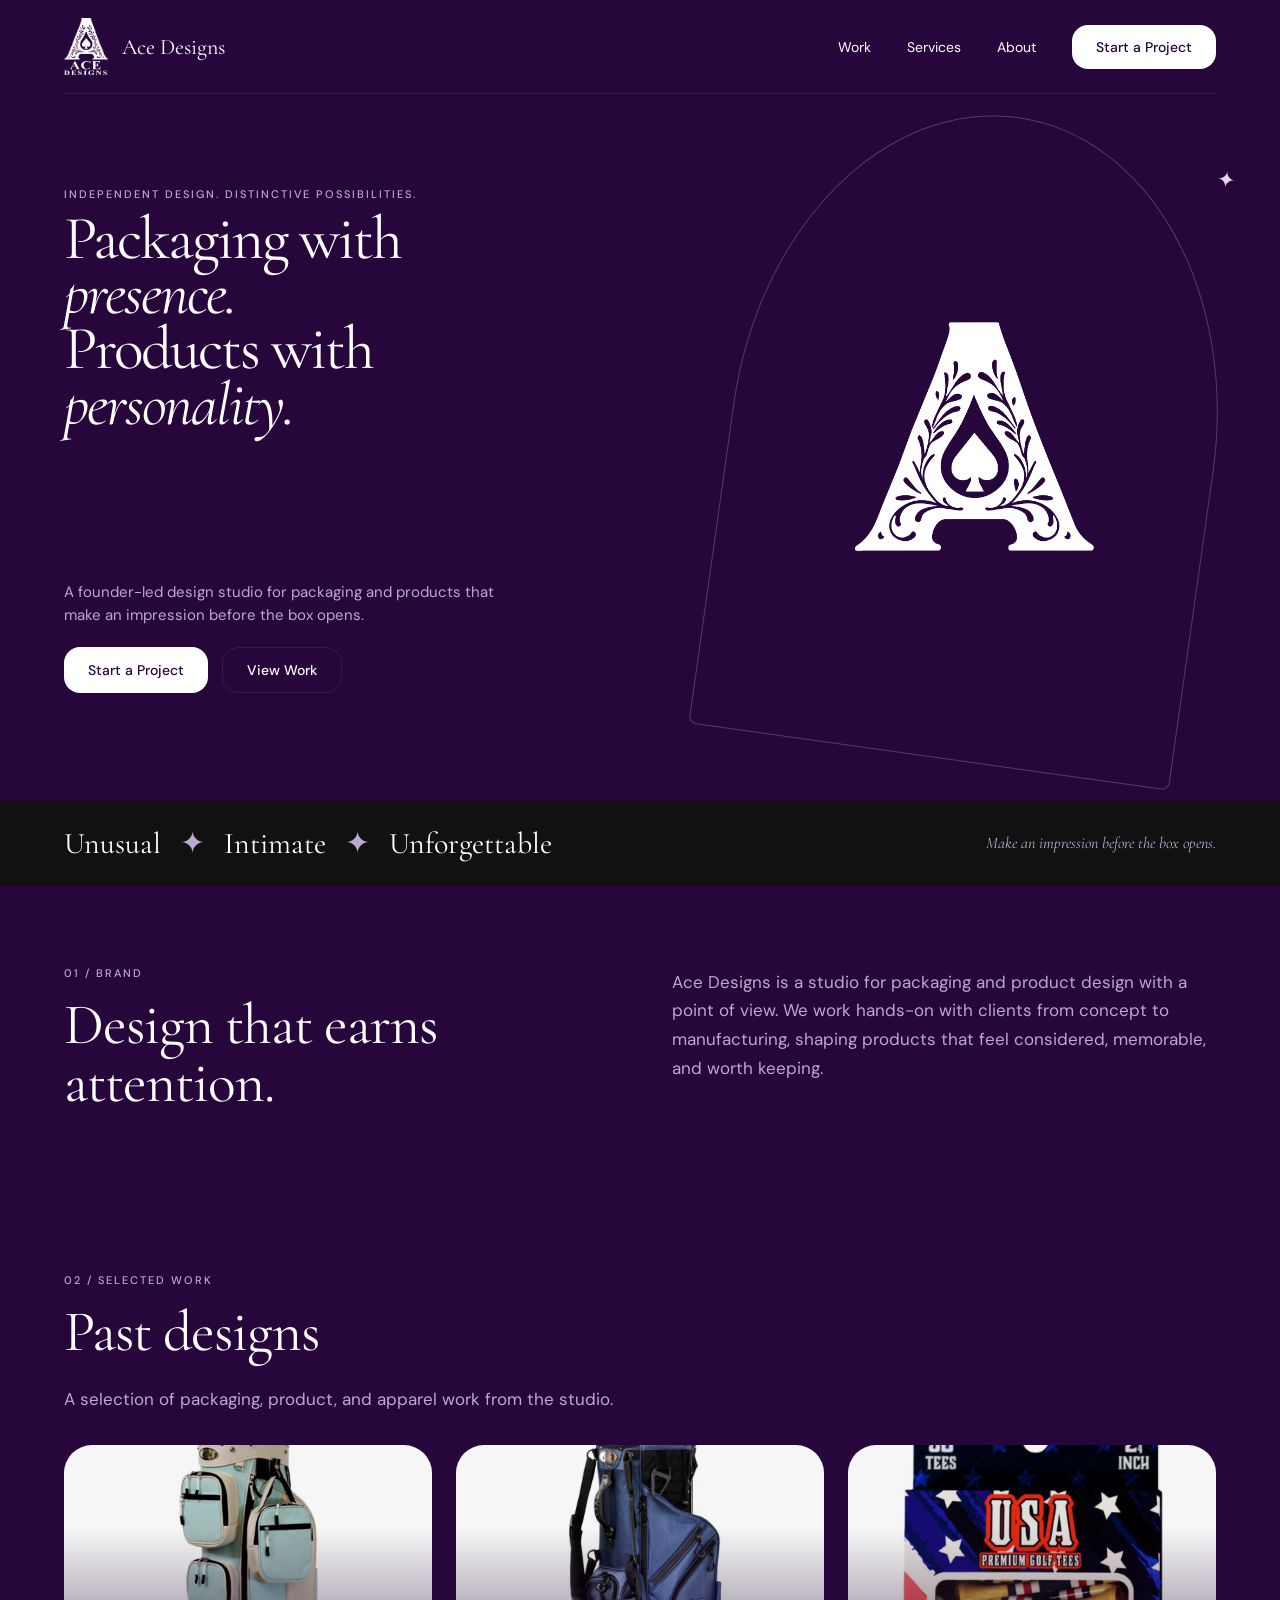
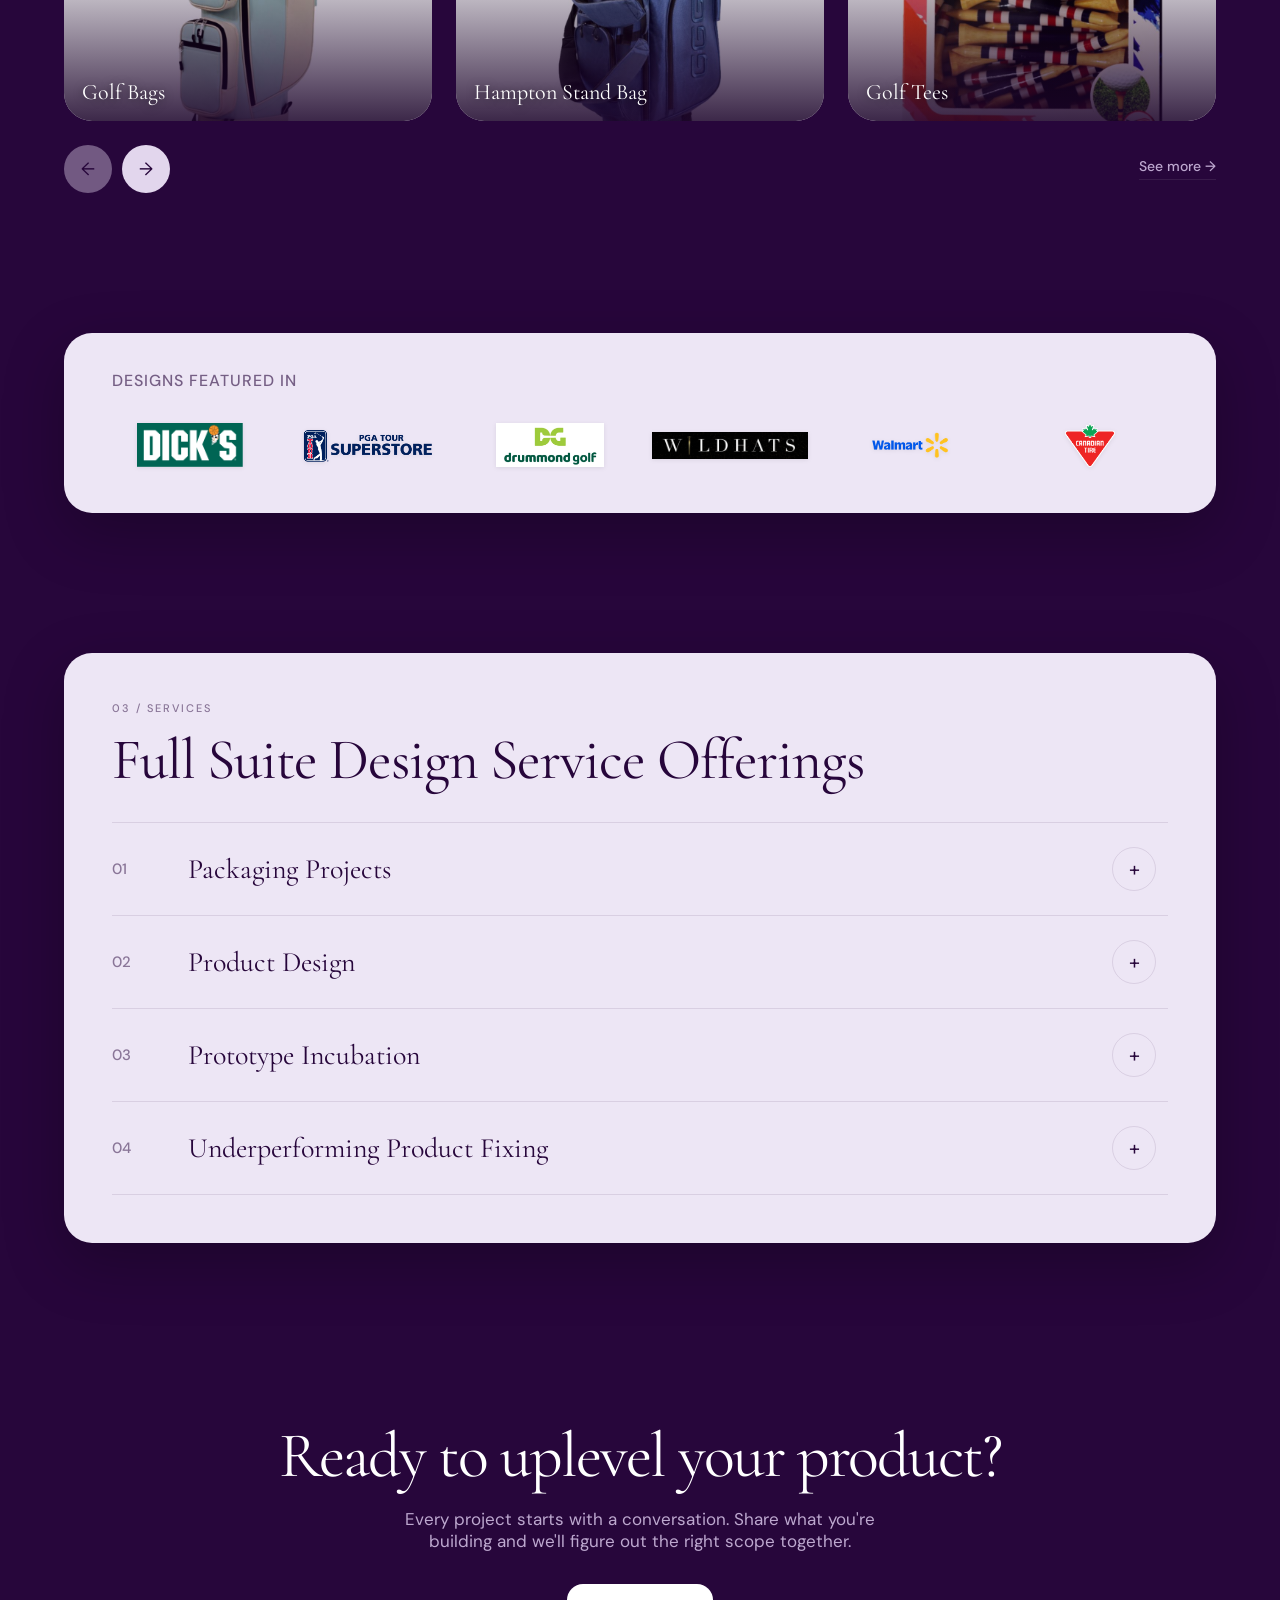
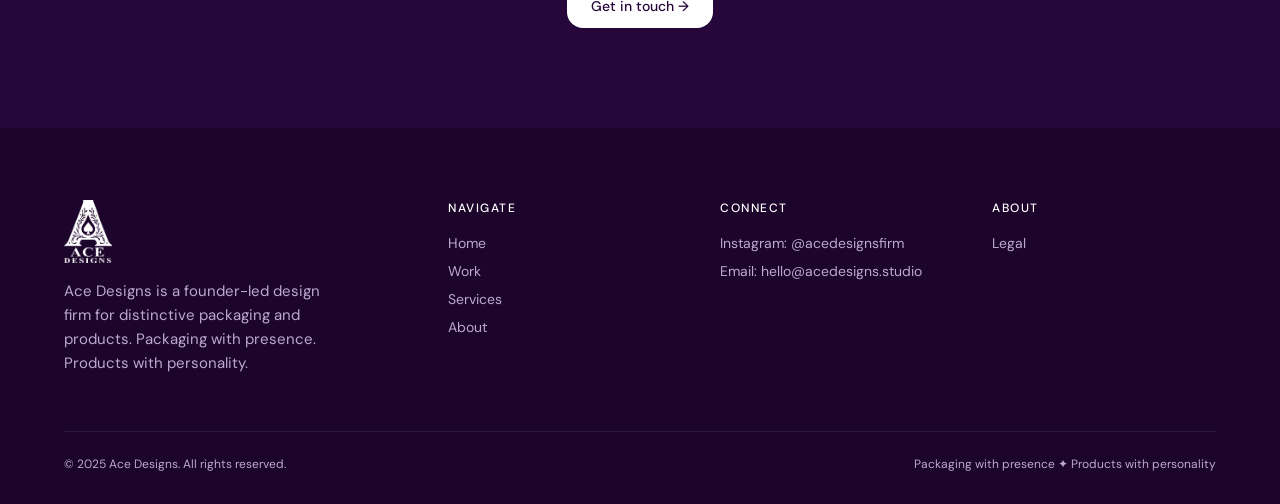
<file: index.html>
<!doctype html>
<html lang="en">
<head>
<meta charset="utf-8">
<meta name="viewport" content="width=device-width,initial-scale=1">
<meta name="description" content="Ace Designs is a founder-led design firm for distinctive packaging and products.">
<link rel="icon" type="image/x-icon" href="favicon.ico">
<link rel="icon" type="image/png" sizes="32x32" href="assets/logo/favicon-32.png">
<link rel="icon" type="image/png" sizes="16x16" href="assets/logo/favicon-16.png">
<link rel="apple-touch-icon" sizes="256x256" href="assets/logo/favicon-256.png">
<meta property="og:type" content="website">
<meta property="og:title" content="Ace Designs | Packaging & Product Design">
<meta property="og:description" content="A founder-led design firm for distinctive packaging and products. Packaging with presence. Products with personality.">
<meta property="og:image" content="assets/logo/og-preview.jpg">
<meta property="og:url" content="https://acedesigns.studio">
<meta name="twitter:card" content="summary_large_image">
<meta name="twitter:title" content="Ace Designs | Packaging & Product Design">
<meta name="twitter:description" content="A founder-led design firm for distinctive packaging and products. Packaging with presence. Products with personality.">
<meta name="twitter:image" content="assets/logo/og-preview.jpg">
<title>Ace Designs | Packaging & Product Design</title>
<style>
@font-face {
  font-family: 'Cormorant Garamond';
  font-style: normal;
  font-weight: 400;
  font-display: swap;
  src: url(assets/fonts/cormorant-garamond-400-normal.ttf) format('truetype');
}
@font-face {
  font-family: 'Cormorant Garamond';
  font-style: italic;
  font-weight: 400;
  font-display: swap;
  src: url(assets/fonts/cormorant-garamond-400-italic.ttf) format('truetype');
}
@font-face {
  font-family: 'DM Sans';
  font-style: normal;
  font-weight: 400;
  font-display: swap;
  src: url(assets/fonts/dm-sans-400-normal.ttf) format('truetype');
}
@font-face {
  font-family: 'DM Sans';
  font-style: normal;
  font-weight: 500;
  font-display: swap;
  src: url(assets/fonts/dm-sans-500-normal.ttf) format('truetype');
}
@font-face {
  font-family: 'DM Sans';
  font-style: normal;
  font-weight: 600;
  font-display: swap;
  src: url(assets/fonts/dm-sans-600-normal.ttf) format('truetype');
}

:root {
  --purple: #27063B;
  --purple-deep: #1C042B;
  --black: #111111;
  --white: #FFFFFF;
  --lilac: #E2D6ED;
  --lilac-text: #BDA8CF;
  --lilac-card: #EDE6F5;
  --line-dark: rgba(255,255,255,0.08);
  --line-light: rgba(39,6,59,0.1);
  --radius: 28px;
  --serif: 'Cormorant Garamond', Georgia, serif;
  --sans: 'DM Sans', Arial, sans-serif;
}

* { box-sizing: border-box; margin: 0; padding: 0; }
html { scroll-behavior: smooth; }
body {
  background: var(--purple);
  color: var(--white);
  font-family: var(--sans);
  font-weight: 400;
  -webkit-font-smoothing: antialiased;
  -moz-osx-font-smoothing: grayscale;
}
button, input, select, textarea { font: inherit; }
a { color: inherit; text-decoration: none; }
button { cursor: pointer; background: none; border: none; }
img { display: block; max-width: 100%; }
::selection { background: var(--lilac); color: var(--purple); }
[hidden] { display: none !important; }

/* Shell */
.shell {
  max-width: 1400px;
  margin: 0 auto;
  padding: 0 clamp(24px,5vw,80px);
}

/* Typography */
.eyebrow {
  font-size: 11px;
  letter-spacing: 2px;
  text-transform: uppercase;
  font-weight: 500;
  color: var(--lilac-text);
}
.serif { font-family: var(--serif); font-weight: 400; }
h1, h2, h3 { font-family: var(--serif); font-weight: 400; line-height: 1.02; }
h1 { font-size: clamp(48px,7vw,96px); letter-spacing: -2px; }
h2 { font-size: clamp(36px,4.5vw,64px); letter-spacing: -1px; }
em { font-style: italic; }

/* Nav */
.nav {
  display: flex;
  align-items: center;
  justify-content: space-between;
  padding: 18px 0;
  border-bottom: 1px solid var(--line-dark);
}
.brand { display: flex; align-items: center; gap: 14px; }
.brand img { width: 44px; height: auto; filter: brightness(0) invert(1); }
.brand span { font-family: var(--serif); font-size: 22px; }
.nav-links {
  display: flex;
  align-items: center;
  gap: 36px;
  font-size: 14px;
}
.nav-links a {
  position: relative;
  padding: 6px 0;
  transition: color .2s;
}
.nav-links a:hover { color: var(--lilac); }
.nav-cta { position: relative !important; padding: 13px 24px !important; border-radius: 16px !important; }
.nav-cta:hover { color: var(--purple) !important; transform: translateY(-1px); }
.nav-links a[aria-current="page"]::after {
  content: '';
  position: absolute;
  bottom: 0; left: 0; right: 0;
  height: 1px;
  background: var(--lilac);
}
.pill {
  display: inline-flex;
  align-items: center;
  gap: 10px;
  padding: 13px 24px;
  border-radius: 16px;
  font-size: 14px;
  font-weight: 500;
  transition: transform .2s, background .2s, border-color .2s;
}
.pill:hover { transform: translateY(-1px); }
.pill.white { background: var(--white); color: var(--purple); }
.pill.white:hover { background: var(--lilac); }
.pill.lilac { background: var(--lilac); color: var(--purple); }
.pill.lilac:hover { background: var(--white); }
.pill.outline { border: 1px solid var(--line-dark); color: var(--white); }
.pill.outline:hover { border-color: var(--lilac); color: var(--lilac); }
.pill.dark { background: var(--black); color: var(--white); }
.menu-toggle {
  display: none;
  width: 44px; height: 44px;
  border: 1px solid var(--line-dark);
  border-radius: 12px;
  color: var(--white);
  font-size: 18px;
  align-items: center;
  justify-content: center;
}

/* Pages */
[data-page] { display: none; }
[data-page].active {
  display: block;
  animation: pageIn .35s ease;
}
@keyframes pageIn {
  from { opacity: 0; transform: translateY(8px); }
  to { opacity: 1; transform: none; }
}

/* Hero */
.hero { padding: 20px 0 40px; }
.hero-grid {
  display: grid;
  grid-template-columns: 1.3fr 1fr;
  column-gap: 37px;
  row-gap: 0;
  align-items: center;
}
.hero-top {
  grid-column: 1;
  grid-row: 1;
}
.hero-bottom {
  grid-column: 1;
  grid-row: 2;
}
.hero h1 {
  font-size: clamp(32px,4.8vw,68px);
  line-height: .9;
  letter-spacing: -2px;
}
.hero h1 .br-desktop { display: inline; }
.hero h1 em { font-weight: 400; }
.hero-tagline {
  font-size: 15px;
  line-height: 1.5;
  color: var(--lilac-text);
  max-width: 440px;
  margin: 14px 0 21px;
}
.hero-btns { display: flex; gap: 14px; flex-wrap: wrap; }
.hero-frame {
  display: flex;
  align-items: center;
  justify-content: center;
  aspect-ratio: 3/4;
  grid-column: 2;
  grid-row: 1 / span 2;
  border: 1px solid rgba(226,214,237,0.25);
  border-radius: 52% 52% 8px 8px;
  transform: rotate(8deg);
  position: relative;
}
.hero-frame::before {
  content: '\2726';
  position: absolute;
  top: 18px; right: 18px;
  color: var(--lilac);
  font-size: 22px;
}
.hero-frame img {
  width: 50%;
  filter: brightness(0) invert(1);
  transform: rotate(-8deg);
}

/* Black Bar */
.black-bar { background: var(--black); padding: 24px 0; }
.black-bar .shell {
  display: flex;
  justify-content: space-between;
  align-items: center;
  gap: 24px;
  flex-wrap: wrap;
}
.black-bar .left { font-family: var(--serif); font-size: clamp(20px,2.4vw,30px); }
.black-bar .right { font-family: var(--serif); font-style: italic; font-size: 16px; color: var(--lilac-text); }
.star-divider { margin: 0 12px; color: var(--lilac-text); }

/* Sections */
.section { padding: 80px 0; }
.section-eyebrow { display: block; margin-bottom: 16px; }
.section h2 { margin-bottom: 24px; }

/* Brand Section */
.brand-grid {
  display: grid;
  grid-template-columns: 1fr 1fr;
  gap: 64px;
  align-items: center;
}
.brand-grid .left h2 { margin-bottom: 0; }
.brand-grid .right p {
  font-size: 17px;
  line-height: 1.7;
  color: var(--lilac-text);
  margin-bottom: 28px;
  align-self: center;
}
.brand-tags { display: flex; flex-wrap: wrap; gap: 10px; }
.brand-tags .tag {
  padding: 9px 18px;
  border-radius: 999px;
  font-size: 13px;
  font-weight: 500;
  background: rgba(226,214,237,0.12);
  border: 1px solid rgba(226,214,237,0.2);
  color: var(--lilac);
}

/* Carousel */
.carousel-wrap { position: relative; }
.carousel-track {
  display: grid;
  grid-template-columns: repeat(3,1fr);
  gap: 24px;
  overflow: hidden;
}
.carousel-item {
  border-radius: var(--radius);
  overflow: hidden;
  position: relative;
  aspect-ratio: 4/3;
}
.carousel-item img {
  width: 100%; height: 100%;
  object-fit: cover;
}
.carousel-item::after {
  content: '';
  position: absolute;
  inset: 0;
  background: linear-gradient(to top, rgba(28,4,43,0.85) 0%, rgba(28,4,43,0.25) 45%, transparent 70%);
  pointer-events: none;
}
.carousel-item.placeholder {
  background: linear-gradient(135deg, rgba(226,214,237,0.06), rgba(226,214,237,0.02));
  border: 1px solid var(--line-dark);
}
.carousel-item-label {
  position: absolute;
  bottom: 16px; left: 18px;
  font-family: var(--serif);
  font-size: 22px;
  z-index: 2;
  color: var(--white);
  text-shadow: 0 1px 8px rgba(0,0,0,0.6);
}
.carousel-controls {
  display: flex;
  gap: 12px;
  margin-top: 24px;
  align-items: center;
  justify-content: space-between;
}
.carousel-buttons { display: flex; gap: 10px; }
.carousel-btn {
  width: 48px; height: 48px;
  border-radius: 999px;
  background: var(--lilac);
  color: var(--purple);
  font-size: 18px;
  display: flex;
  align-items: center;
  justify-content: center;
  transition: background .2s;
}
.carousel-btn:hover { background: var(--white); }
.carousel-btn:disabled { opacity: 0.4; cursor: default; }
.see-more {
  font-size: 14px;
  font-weight: 500;
  color: var(--lilac-text);
  border-bottom: 1px solid var(--line-dark);
  padding-bottom: 4px;
  transition: color .2s, border-color .2s;
}
.see-more:hover { color: var(--lilac); border-color: var(--lilac); }

/* Lilac floating cards */
.lilac-card {
  background: var(--lilac-card);
  border-radius: var(--radius);
  padding: 48px;
  box-shadow: 0 20px 60px rgba(0,0,0,0.25);
  color: var(--purple);
}

/* Featured In */
.featured-in { padding: 60px 0; }
.featured-in .lilac-card { padding: 40px 48px; }
.featured-in h3 {
  font-size: 16px;
  letter-spacing: 1px;
  text-transform: uppercase;
  margin-bottom: 28px;
  font-family: var(--sans);
  font-weight: 500;
  color: var(--purple);
  opacity: 0.6;
}
.featured-logos {
  display: grid;
  grid-template-columns: repeat(6,1fr);
  gap: 24px;
  align-items: center;
}
.featured-logo {
  display: flex;
  align-items: center;
  justify-content: center;
  height: 56px;
}
.featured-logo img {
  max-height: 44px;
  width: auto;
  filter: drop-shadow(0 1px 2px rgba(0,0,0,0.08));
}
.featured-logo.text {
  font-family: var(--serif);
  font-size: 20px;
  font-weight: 600;
  color: var(--purple);
  opacity: 0.85;
}

/* Services Accordion */
.services-accordion { margin-top: 32px; }
.accordion-item { border-top: 1px solid var(--line-light); }
.accordion-item:last-child { border-bottom: 1px solid var(--line-light); }
.accordion-header {
  display: grid;
  grid-template-columns: 60px 1fr 56px;
  align-items: center;
  gap: 16px;
  padding: 24px 0;
  cursor: pointer;
  transition: opacity .2s;
}
.accordion-header:hover { opacity: 0.7; }
.accordion-num { font-size: 15px; font-weight: 500; color: var(--purple); opacity: 0.5; }
.accordion-title { font-family: var(--serif); font-size: 28px; color: var(--purple); font-weight: 400; }
.accordion-toggle {
  width: 44px; height: 44px;
  border-radius: 999px;
  border: 1px solid var(--line-light);
  display: flex;
  align-items: center;
  justify-content: center;
  font-size: 20px;
  color: var(--purple);
  transition: background .2s, color .2s, transform .3s;
}
.accordion-item.open .accordion-toggle {
  background: var(--purple);
  color: var(--white);
  transform: rotate(45deg);
}
.accordion-content {
  max-height: 0;
  overflow: hidden;
  transition: max-height .35s ease, padding .35s ease;
}
.accordion-item.open .accordion-content {
  max-height: 300px;
  padding-bottom: 24px;
}
.accordion-content p {
  font-size: 16px;
  line-height: 1.6;
  color: var(--purple);
  opacity: 0.8;
  padding-left: 76px;
  max-width: 620px;
}

/* CTA */
.cta { padding: 100px 0; text-align: center; }
.cta h1 { font-size: clamp(40px,5vw,72px); margin-bottom: 20px; }
.cta p {
  font-size: 17px;
  color: var(--lilac-text);
  margin-bottom: 32px;
  max-width: 480px;
  margin-left: auto;
  margin-right: auto;
}

/* Footer */
.footer { background: var(--purple-deep); padding: 72px 0 32px; }
.footer-grid {
  display: grid;
  grid-template-columns: 1.5fr 1fr 1fr 1fr;
  gap: 48px;
  margin-bottom: 56px;
}
.footer-brand { display: flex; flex-direction: column; gap: 16px; }
.footer-brand img { width: 48px; filter: brightness(0) invert(1); }
.footer-brand p {
  font-size: 15px;
  line-height: 1.6;
  color: var(--lilac-text);
  max-width: 280px;
}
.footer-col h4 {
  font-size: 12px;
  letter-spacing: 1.5px;
  text-transform: uppercase;
  font-weight: 500;
  color: var(--white);
  margin-bottom: 18px;
  font-family: var(--sans);
}
.footer-col ul { list-style: none; }
.footer-col li { font-size: 14px; color: var(--lilac-text); margin-bottom: 10px; }
.footer-col li a:hover { color: var(--white); }
.footer-bottom {
  border-top: 1px solid var(--line-dark);
  padding-top: 24px;
  display: flex;
  justify-content: space-between;
  align-items: center;
  font-size: 12px;
  color: var(--lilac-text);
  flex-wrap: wrap;
  gap: 12px;
}

/* Page Header */
.page-header { padding: 60px 0 40px; }
.page-header h1 { font-size: clamp(48px,6vw,84px); margin: 12px 0 20px; }
.page-header p {
  font-size: 17px;
  color: var(--lilac-text);
  max-width: 620px;
  line-height: 1.6;
}

/* Work Page */
.filter-pills { display: flex; flex-wrap: wrap; gap: 10px; margin-bottom: 40px; }
.filter-pill {
  padding: 9px 20px;
  border-radius: 999px;
  font-size: 13px;
  font-weight: 500;
  border: 1px solid var(--line-dark);
  color: var(--lilac-text);
  transition: all .2s;
}
.filter-pill:hover, .filter-pill.active {
  background: var(--lilac);
  color: var(--purple);
  border-color: var(--lilac);
}
.work-grid {
  display: grid;
  grid-template-columns: repeat(3,1fr);
  gap: 28px;
  padding-bottom: 80px;
}
.work-card { border-radius: var(--radius); overflow: hidden; background: var(--purple-deep); }
.work-card-img {
  aspect-ratio: 4/3;
  background: linear-gradient(135deg, rgba(226,214,237,0.06), rgba(226,214,237,0.02));
  border-bottom: 1px solid var(--line-dark);
}
.work-card-img img { width: 100%; height: 100%; object-fit: cover; }
.work-card-body { padding: 24px; }
.work-card-cat {
  font-size: 11px;
  letter-spacing: 1.5px;
  text-transform: uppercase;
  color: var(--lilac-text);
  margin-bottom: 10px;
}
.work-card-title { font-family: var(--serif); font-size: 26px; margin-bottom: 8px; }
.work-card-desc { font-size: 14px; color: var(--lilac-text); line-height: 1.5; }

/* Case Study */
.case-hero { padding: 60px 0 48px; }
.case-hero h1 { font-size: clamp(48px,6vw,88px); margin: 14px 0 24px; }
.case-meta { display: flex; gap: 40px; flex-wrap: wrap; }
.case-meta-item { font-size: 14px; }
.case-meta-item .label {
  font-size: 11px;
  letter-spacing: 1.5px;
  text-transform: uppercase;
  color: var(--lilac-text);
  display: block;
  margin-bottom: 4px;
}
.case-meta-item .val { font-family: var(--serif); font-size: 20px; }
.case-img-block {
  aspect-ratio: 16/9;
  border-radius: var(--radius);
  background: linear-gradient(135deg, rgba(226,214,237,0.06), rgba(226,214,237,0.02));
  border: 1px solid var(--line-dark);
  margin: 40px 0;
}
.case-section { padding: 48px 0; border-top: 1px solid var(--line-dark); }
.case-section h2 { font-size: clamp(28px,3.5vw,44px); margin-bottom: 20px; }
.case-section p {
  font-size: 17px;
  line-height: 1.7;
  color: var(--lilac-text);
  max-width: 760px;
}
.case-credits { padding: 48px 0; border-top: 1px solid var(--line-dark); }
.case-credits h2 { margin-bottom: 24px; }
.credits-list { display: grid; grid-template-columns: 1fr 1fr; gap: 16px; }
.credit-row { font-size: 15px; }
.credit-row .label {
  font-size: 11px;
  letter-spacing: 1.5px;
  text-transform: uppercase;
  color: var(--lilac-text);
  display: block;
  margin-bottom: 4px;
}

/* Services Page */
.services-page .lilac-card { margin: 40px 0; }

/* About */
.about-section { padding: 60px 0; }
.about-opening { padding: 60px 0 48px; }
.about-opening h1 { font-size: clamp(48px,6vw,88px); margin-top: 12px; }
.about-card { margin: 32px 0; }
.about-card .eyebrow { display: block; margin-bottom: 20px; }
.about-card h2 { margin-bottom: 24px; color: var(--purple); }
.about-card p {
  font-size: 17px;
  line-height: 1.8;
  color: var(--purple);
  opacity: 0.85;
}
.principles-scroll {
  max-height: 480px;
  overflow-y: auto;
  margin-top: 32px;
  padding-right: 16px;
}
.principles-scroll::-webkit-scrollbar { width: 6px; }
.principles-scroll::-webkit-scrollbar-track { background: transparent; }
.principles-scroll::-webkit-scrollbar-thumb {
  background: var(--line-light);
  border-radius: 999px;
}
.principle-card {
  background: var(--lilac-card);
  border-radius: 20px;
  padding: 28px;
  margin-bottom: 16px;
  color: var(--purple);
}
.principle-num { font-size: 13px; font-weight: 600; color: var(--purple); opacity: 0.5; margin-bottom: 8px; }
.principle-title { font-family: var(--serif); font-size: 24px; margin-bottom: 8px; }
.principle-desc { font-size: 15px; line-height: 1.6; color: var(--purple); opacity: 0.75; }

/* Contact Form */
.contact-form { max-width: 760px; padding: 40px 0 80px; }
.form-grid { display: grid; grid-template-columns: 1fr 1fr; gap: 24px; }
.form-field { display: flex; flex-direction: column; gap: 8px; margin-bottom: 24px; }
.form-field.full { grid-column: 1/-1; }
.form-field label {
  font-size: 12px;
  letter-spacing: 1px;
  text-transform: uppercase;
  color: var(--lilac-text);
}
.form-field input,
.form-field select,
.form-field textarea {
  background: rgba(255,255,255,0.06);
  border: 1px solid rgba(226,214,237,0.25);
  border-radius: 12px;
  padding: 14px 16px;
  color: var(--white);
  font-size: 15px;
  transition: border-color .2s, background .2s;
}
.form-field input::placeholder,
.form-field textarea::placeholder {
  color: rgba(226,214,237,0.5);
}
.form-field input:focus,
.form-field select:focus,
.form-field textarea:focus {
  outline: none;
  border-color: var(--lilac);
  background: rgba(255,255,255,0.1);
}
.form-field select option { background: var(--purple-deep); }
.form-field textarea { resize: vertical; min-height: 120px; }
.form-submit { margin-top: 8px; }

/* Responsive */
@media (max-width: 1024px) {
  .brand-grid { grid-template-columns: 1fr; gap: 32px; }
  .footer-grid { grid-template-columns: 1fr 1fr; gap: 36px; }
  .featured-logos { grid-template-columns: repeat(3,1fr); gap: 24px; }
}
@media (max-width: 768px) {
  .nav-links {
    display: none;
    position: absolute;
    top: 88px;
    left: 24px; right: 24px;
    background: var(--purple-deep);
    border: 1px solid var(--line-dark);
    border-radius: 20px;
    padding: 24px;
    flex-direction: column;
    gap: 18px;
    z-index: 100;
  }
  .nav-links.open { display: flex; }
  .menu-toggle { display: flex; }
  .nav-cta { display: inline-flex !important; }
  .sticky-nav .s-nav-links { display: none; }
  .sticky-nav .menu-toggle { display: flex; }
  .hero-grid { grid-template-columns: 1fr; gap: 24px; }
  .hero-top { grid-column: 1; grid-row: 1; }
  .hero-frame { grid-column: 1; grid-row: 2; max-width: 220px; margin: 0 auto; }
  .hero-bottom { grid-column: 1; grid-row: 3; }
  .hero h1 { font-size: 36px; }
  .hero h1 .br-desktop { display: none; }
  .black-bar .shell { flex-direction: column; gap: 12px; text-align: center; }
  .carousel-track {
    grid-template-columns: repeat(5, 85%);
    overflow-x: auto;
    scroll-snap-type: x mandatory;
    -webkit-overflow-scrolling: touch;
  }
  .carousel-track::-webkit-scrollbar { display: none; }
  .carousel-item { scroll-snap-align: start; }
  .accordion-title { font-size: 20px; }
  .work-grid { grid-template-columns: repeat(2,1fr); gap: 16px; }
  .work-card-body { padding: 16px; }
  .work-card-title { font-size: 18px; }
  .work-card-desc { font-size: 12px; }
  .form-grid { grid-template-columns: 1fr; gap: 0; }
  .footer-grid { grid-template-columns: 1fr 1fr; gap: 24px; margin-bottom: 32px; }
  .footer { padding: 48px 0 24px; }
  .footer-brand p { font-size: 13px; }
  .featured-logos { grid-template-columns: repeat(3,1fr); gap: 16px; }
  .credits-list { grid-template-columns: 1fr; }
  .lilac-card { padding: 32px; text-align: left; }
  .about-card p { font-size: 14px; line-height: 1.6; }
  .about-card h2 { font-size: 24px; margin-bottom: 16px; }
  .section { padding: 64px 0; }
  .accordion-content p { padding-left: 0; }
}
@media (prefers-reduced-motion: reduce) {
  html { scroll-behavior: auto; }
  [data-page].active { animation: none; }
  .pill, .accordion-toggle, .filter-pill, .see-more { transition: none; }
}
/* Sticky nav on hover when scrolled */
.sticky-nav {
  position: fixed;
  top: 0; left: 0; right: 0;
  z-index: 200;
  background: rgba(28,4,43,0.96);
  backdrop-filter: blur(12px);
  -webkit-backdrop-filter: blur(12px);
  border-bottom: 1px solid var(--line-dark);
  transform: translateY(-100%);
  transition: transform .35s cubic-bezier(.22,1,.36,1);
  padding: 16px 0;
}
.sticky-nav .shell {
  display: flex;
  align-items: center;
  justify-content: space-between;
  gap: 24px;
}
.sticky-nav .brand { display: flex; align-items: center; gap: 14px; }
.sticky-nav .brand img { width: 36px; height: auto; filter: brightness(0) invert(1); }
.sticky-nav .brand span { font-family: var(--serif); font-size: 20px; }
.sticky-nav .s-nav-links { display: flex; align-items: center; gap: 32px; font-size: 14px; }
.sticky-nav .s-nav-links a { color: var(--white); transition: color .2s; }
.sticky-nav .s-nav-links a:hover { color: var(--lilac); }
.sticky-nav:hover { transform: translateY(0); }
.sticky-nav.triggered { transform: translateY(0); }
#hoverZone {
  position: fixed;
  top: 0; left: 0; right: 0;
  height: 8px;
  z-index: 199;
  pointer-events: none;
}
</style>
</head>
<body>
<div id="hoverZone"></div>
<div class="sticky-nav" id="stickyNav">
  <div class="shell">
    <a class="brand" href="#" onclick="navigate('home');return false;">
      <img src="assets/logo/ace-logo.png" alt="Ace Designs">
      <span>Ace Designs</span>
    </a>
    <nav class="s-nav-links">
      <a href="#" onclick="navigate('work');return false;">Work</a>
      <a href="#" onclick="navigate('services');return false;">Services</a>
      <a href="#" onclick="navigate('about');return false;">About</a>
      <a class="pill white nav-cta" href="#" onclick="navigate('contact');return false;">Start a Project</a>
    </nav>
    <button class="menu-toggle" id="stickyMenuToggle" aria-label="Menu" aria-expanded="false">&#9776;</button>
  </div>
</div>
<div class="shell">
  <!-- ====== NAV ====== -->
  <header class="nav">
    <a class="brand" href="#" onclick="navigate('home');return false;">
      <img src="assets/logo/ace-logo.png" alt="Ace Designs">
      <span>Ace Designs</span>
    </a>
    <nav class="nav-links" id="navLinks">
      <a href="#" onclick="navigate('work');return false;">Work</a>
      <a href="#" onclick="navigate('services');return false;">Services</a>
      <a href="#" onclick="navigate('about');return false;">About</a>
      <a class="pill white nav-cta" href="#" onclick="navigate('contact');return false;">Start a Project</a>
    </nav>
    <button class="menu-toggle" id="menuToggle" aria-label="Menu" aria-expanded="false">&#9776;</button>
  </header>
</div>

<main id="main">

<!-- ====================== HOME ====================== -->
<div data-page="home" class="active">
  <!-- Hero -->
  <section class="hero">
    <div class="shell">
      <div class="hero-grid">
        <div class="hero-top">
          <span class="eyebrow">Independent design. Distinctive possibilities.</span>
          <h1 style="margin-top:8px;">Packaging with<br class="br-desktop"><em>presence.</em><br>Products with<br class="br-desktop"><em>personality.</em></h1>
        </div>
        <div class="hero-frame">
          <img src="assets/logo/ace-monogram.png" alt="Ace monogram">
        </div>
        <div class="hero-bottom">
          <p class="hero-tagline">A founder-led design studio for packaging and products that make an impression before the box opens.</p>
          <div class="hero-btns">
            <a class="pill white" href="#" onclick="navigate('contact');return false;">Start a Project</a>
            <a class="pill outline" href="#" onclick="navigate('work');return false;">View Work</a>
          </div>
        </div>
      </div>
    </div>
  </section>

  <!-- Black Bar -->
  <section class="black-bar">
    <div class="shell">
      <span class="left">Unusual <span class="star-divider">&#10022;</span> Intimate <span class="star-divider">&#10022;</span> Unforgettable</span>
      <span class="right">Make an impression before the box opens.</span>
    </div>
  </section>

  <!-- Brand Section -->
  <section class="section">
    <div class="shell">
      <div class="brand-grid">
        <div class="left">
          <span class="eyebrow section-eyebrow">01 / Brand</span>
          <h2>Design that earns attention.</h2>
        </div>
        <div class="right">
          <p>Ace Designs is a studio for packaging and product design with a point of view. We work hands-on with clients from concept to manufacturing, shaping products that feel considered, memorable, and worth keeping.</p>
        </div>
      </div>
    </div>
  </section>

  <!-- Past Designs Carousel -->
  <section class="section">
    <div class="shell">
      <span class="eyebrow section-eyebrow">02 / Selected Work</span>
      <h2 style="margin-top:12px;">Past designs</h2>
      <p style="font-size:17px;color:var(--lilac-text);max-width:560px;line-height:1.6;margin-bottom:32px;">A selection of packaging, product, and apparel work from the studio.</p>
      <div class="carousel-wrap">
        <div class="carousel-track" id="carouselTrack">
          <div class="carousel-item">
            <img src="client-logos/hampton-canvas-cart-bag.jpg" alt="Golf Bags" onerror="this.parentElement.classList.add('placeholder');this.style.display='none';">
            <span class="carousel-item-label">Golf Bags</span>
          </div>
          <div class="carousel-item">
            <img src="client-logos/hampton-stand-bag.jpg" alt="Hampton Stand Bag" onerror="this.parentElement.classList.add('placeholder');this.style.display='none';">
            <span class="carousel-item-label">Hampton Stand Bag</span>
          </div>
          <div class="carousel-item">
            <img src="client-logos/golf-tees.jpg" alt="Golf Tees" onerror="this.parentElement.classList.add('placeholder');this.style.display='none';">
            <span class="carousel-item-label">Golf Tees</span>
          </div>
          <div class="carousel-item placeholder">
            <span class="carousel-item-label">Custom Bags &amp; Backpacks</span>
          </div>
          <div class="carousel-item placeholder">
            <span class="carousel-item-label">Leather Jackets</span>
          </div>
          <div class="carousel-item placeholder">
            <span class="carousel-item-label">Clothing &amp; Corsets</span>
          </div>
          <div class="carousel-item placeholder" style="display:none;">
            <span class="carousel-item-label">Latex &amp; Carnival Costumes</span>
          </div>
          <div class="carousel-item placeholder" style="display:none;">
            <span class="carousel-item-label">Jewelry</span>
          </div>
          <div class="carousel-item placeholder" style="display:none;">
            <span class="carousel-item-label">Hat Boxes</span>
          </div>
        </div>
        <div class="carousel-controls">
          <div class="carousel-buttons">
            <button class="carousel-btn" id="carouselPrev" onclick="scrollCarousel(-1)" aria-label="Previous">&#8592;</button>
            <button class="carousel-btn" id="carouselNext" onclick="scrollCarousel(1)" aria-label="Next">&#8594;</button>
          </div>
          <a class="see-more" href="#" onclick="navigate('work');return false;">See more &#8594;</a>
        </div>
      </div>
    </div>
  </section>

  <!-- Designs Featured In -->
  <section class="featured-in">
    <div class="shell">
      <div class="lilac-card">
        <h3>Designs Featured In</h3>
        <div class="featured-logos">
          <div class="featured-logo">
            <img src="client-logos/dicks.png" alt="Dick's">
          </div>
          <div class="featured-logo">
            <img src="client-logos/pga.png" alt="PGA Tour Superstore">
          </div>
          <div class="featured-logo">
            <img src="client-logos/drummonds.png" alt="Drummond's">
          </div>
          <div class="featured-logo">
            <img src="client-logos/wildhats.png" alt="Wild Hats">
          </div>
          <div class="featured-logo">
            <img src="client-logos/walmart.png" alt="Walmart">
          </div>
          <div class="featured-logo">
            <img src="client-logos/canadiantire.png" alt="Canadian Tire">
          </div>
        </div>
      </div>
    </div>
  </section>

  <!-- Services -->
  <section class="section">
    <div class="shell">
      <div class="lilac-card">
        <span class="eyebrow section-eyebrow" style="color:var(--purple);opacity:0.5;">03 / Services</span>
        <h2 style="margin-top:12px;color:var(--purple);">Full Suite Design Service Offerings</h2>
        <div class="services-accordion">
          <div class="accordion-item" id="svc-home-1">
            <div class="accordion-header" onclick="toggleService('home-1')">
              <span class="accordion-num">01</span>
              <span class="accordion-title">Packaging Projects</span>
              <span class="accordion-toggle">+</span>
            </div>
            <div class="accordion-content">
              <p>End-to-end design from conceptualization to manufacturing. Full-service design firm.</p>
            </div>
          </div>
          <div class="accordion-item" id="svc-home-2">
            <div class="accordion-header" onclick="toggleService('home-2')">
              <span class="accordion-num">02</span>
              <span class="accordion-title">Product Design</span>
              <span class="accordion-toggle">+</span>
            </div>
            <div class="accordion-content">
              <p>Creating samples, prototypes, and manufacturing at scale.</p>
            </div>
          </div>
          <div class="accordion-item" id="svc-home-3">
            <div class="accordion-header" onclick="toggleService('home-3')">
              <span class="accordion-num">03</span>
              <span class="accordion-title">Prototype Incubation</span>
              <span class="accordion-toggle">+</span>
            </div>
            <div class="accordion-content">
              <p>Clients pitch ideas, Ace develops samples and either partners to manufacture or hands off with a roadmap.</p>
            </div>
          </div>
          <div class="accordion-item" id="svc-home-4">
            <div class="accordion-header" onclick="toggleService('home-4')">
              <span class="accordion-num">04</span>
              <span class="accordion-title">Underperforming Product Fixing</span>
              <span class="accordion-toggle">+</span>
            </div>
            <div class="accordion-content">
              <p>Consulting on why a product isn't selling, then redesigning and fixing it. End-to-end or A to B depending on scope.</p>
            </div>
          </div>
        </div>
      </div>
    </div>
  </section>

  <!-- CTA -->
  <section class="cta">
    <div class="shell">
      <h1>Ready to uplevel your product?</h1>
      <p>Every project starts with a conversation. Share what you're building and we'll figure out the right scope together.</p>
      <a class="pill white" href="#" onclick="navigate('contact');return false;">Get in touch &#8594;</a>
    </div>
  </section>
</div>

<!-- ====================== WORK ====================== -->
<div data-page="work">
  <section class="page-header">
    <div class="shell">
      <span class="eyebrow">Work</span>
      <h1>Selected Work</h1>
      <p>A selection of packaging, product, and creative direction work from the studio. From golf accessories to apparel and everything in between.</p>
    </div>
  </section>
  <section style="padding-bottom:0;">
    <div class="shell">
      <div class="filter-pills">
        <button class="filter-pill active" onclick="filterWork('all',this)">All</button>
        <button class="filter-pill" onclick="filterWork('packaging',this)">Packaging</button>
        <button class="filter-pill" onclick="filterWork('product',this)">Product</button>
        <button class="filter-pill" onclick="filterWork('brand',this)">Brand</button>
        <button class="filter-pill" onclick="filterWork('concept',this)">Concept</button>
        <button class="filter-pill" onclick="filterWork('creative',this)">Creative Direction</button>
      </div>
    </div>
  </section>
  <section style="padding-top:20px;">
    <div class="shell">
      <div class="work-grid" id="workGrid">
        <div class="work-card" data-cat="packaging">
          <div class="work-card-img"><img src="client-logos/hampton-canvas-cart-bag.jpg" alt="" onerror="this.style.display='none';"></div>
          <div class="work-card-body">
            <div class="work-card-cat">Packaging</div>
            <div class="work-card-title">Golf Bags</div>
            <div class="work-card-desc">Canvas cart bag design for Hampton.</div>
          </div>
        </div>
        <div class="work-card" data-cat="product">
          <div class="work-card-img"><img src="client-logos/hampton-stand-bag.jpg" alt="" onerror="this.style.display='none';"></div>
          <div class="work-card-body">
            <div class="work-card-cat">Product</div>
            <div class="work-card-title">Hampton Stand Bag</div>
            <div class="work-card-desc">Stand bag design with custom hardware.</div>
          </div>
        </div>
        <div class="work-card" data-cat="product">
          <div class="work-card-img"><img src="client-logos/golf-tees.jpg" alt="" onerror="this.style.display='none';"></div>
          <div class="work-card-body">
            <div class="work-card-cat">Product</div>
            <div class="work-card-title">Golf Tees</div>
            <div class="work-card-desc">Custom tee design and packaging system.</div>
          </div>
        </div>
        <div class="work-card" data-cat="product">
          <div class="work-card-img"></div>
          <div class="work-card-body">
            <div class="work-card-cat">Product</div>
            <div class="work-card-title">Custom Bags &amp; Backpacks</div>
            <div class="work-card-desc">Bespoke bag design for retail and promo.</div>
          </div>
        </div>
        <div class="work-card" data-cat="creative">
          <div class="work-card-img"></div>
          <div class="work-card-body">
            <div class="work-card-cat">Creative Direction</div>
            <div class="work-card-title">Leather Jackets</div>
            <div class="work-card-desc">Leather jacket design and production.</div>
          </div>
        </div>
        <div class="work-card" data-cat="creative">
          <div class="work-card-img"></div>
          <div class="work-card-body">
            <div class="work-card-cat">Creative Direction</div>
            <div class="work-card-title">Clothing &amp; Corsets</div>
            <div class="work-card-desc">Structured apparel and corsetry.</div>
          </div>
        </div>
        <div class="work-card" data-cat="concept">
          <div class="work-card-img"></div>
          <div class="work-card-body">
            <div class="work-card-cat">Concept</div>
            <div class="work-card-title">Latex &amp; Carnival Costumes</div>
            <div class="work-card-desc">Carnival costume design and fabrication.</div>
          </div>
        </div>
        <div class="work-card" data-cat="brand">
          <div class="work-card-img"></div>
          <div class="work-card-body">
            <div class="work-card-cat">Brand</div>
            <div class="work-card-title">Jewelry</div>
            <div class="work-card-desc">Jewelry design and brand packaging.</div>
          </div>
        </div>
        <div class="work-card" data-cat="packaging">
          <div class="work-card-img"></div>
          <div class="work-card-body">
            <div class="work-card-cat">Packaging</div>
            <div class="work-card-title">Hat Boxes</div>
            <div class="work-card-desc">Custom hat box packaging for Wild Hats.</div>
          </div>
        </div>
      </div>
    </div>
  </section>
</div>

<!-- ====================== CASE STUDY ====================== -->
<div data-page="case-study">
  <section class="case-hero">
    <div class="shell">
      <span class="eyebrow">Case Study</span>
      <h1>Wild Hat Boxes</h1>
      <div class="case-meta">
        <div class="case-meta-item"><span class="label">Client</span><span class="val">Wild Hats</span></div>
        <div class="case-meta-item"><span class="label">Year</span><span class="val">2025</span></div>
        <div class="case-meta-item"><span class="label">Category</span><span class="val">Packaging</span></div>
        <div class="case-meta-item"><span class="label">Role</span><span class="val">Design &amp; Production</span></div>
      </div>
    </div>
  </section>
  <div class="shell"><div class="case-img-block"></div></div>
  <section class="case-section">
    <div class="shell">
      <h2>Brief</h2>
      <p>Wild Hats needed packaging that could match the personality of their headwear. The boxes had to protect structured hats while feeling like an object worth keeping.</p>
    </div>
  </section>
  <section class="case-section">
    <div class="shell">
      <h2>Direction</h2>
      <p>The direction leaned into the brand's unusual character. Deep tones, tactile materials, and a form that opened like a keepsake rather than a shipping container.</p>
    </div>
  </section>
  <section class="case-section">
    <div class="shell">
      <h2>System</h2>
      <p>A modular box system was developed to accommodate multiple hat silhouettes within a single outer form, reducing SKU complexity while maintaining a premium unboxing experience.</p>
    </div>
  </section>
  <section class="case-section">
    <div class="shell">
      <h2>Development</h2>
      <p>Prototypes were iterated across three rounds, refining the interior cradle, closure mechanism, and exterior print finish before finalizing tooling.</p>
    </div>
  </section>
  <section class="case-section">
    <div class="shell">
      <h2>Final Result</h2>
      <p>The final box shipped with a textured exterior, a magnetic closure, and an interior cradle that held the hat shape without crushing the brim. The packaging became part of the product experience.</p>
    </div>
  </section>
  <div class="shell"><div class="case-img-block"></div></div>
  <section class="case-credits">
    <div class="shell">
      <h2>Credits</h2>
      <div class="credits-list">
        <div class="credit-row"><span class="label">Client</span>Wild Hats</div>
        <div class="credit-row"><span class="label">Design</span>Ace Designs</div>
        <div class="credit-row"><span class="label">Category</span>Packaging</div>
        <div class="credit-row"><span class="label">Year</span>2025</div>
      </div>
    </div>
  </section>
</div>

<!-- ====================== SERVICES ====================== -->
<div data-page="services">
  <div class="services-page">
    <section class="page-header">
      <div class="shell">
        <span class="eyebrow">Services</span>
        <h1>Service Offerings</h1>
        <p>Ace Designs is a full-service design firm working hands-on with clients ranging from small businesses to large consumer brands.</p>
      </div>
    </section>
    <section class="section">
      <div class="shell">
        <div class="lilac-card">
          <span class="eyebrow" style="color:var(--purple);opacity:0.5;">Services</span>
          <h2 style="margin-top:12px;color:var(--purple);">Full Suite Design Service Offerings</h2>
          <div class="services-accordion">
            <div class="accordion-item" id="svc-services-1">
              <div class="accordion-header" onclick="toggleService('services-1')">
                <span class="accordion-num">01</span>
                <span class="accordion-title">Packaging Projects</span>
                <span class="accordion-toggle">+</span>
              </div>
              <div class="accordion-content">
                <p>End-to-end design from conceptualization to manufacturing. Full-service design firm.</p>
              </div>
            </div>
            <div class="accordion-item" id="svc-services-2">
              <div class="accordion-header" onclick="toggleService('services-2')">
                <span class="accordion-num">02</span>
                <span class="accordion-title">Product Design</span>
                <span class="accordion-toggle">+</span>
              </div>
              <div class="accordion-content">
                <p>Creating samples, prototypes, and manufacturing at scale.</p>
              </div>
            </div>
            <div class="accordion-item" id="svc-services-3">
              <div class="accordion-header" onclick="toggleService('services-3')">
                <span class="accordion-num">03</span>
                <span class="accordion-title">Prototype Incubation</span>
                <span class="accordion-toggle">+</span>
              </div>
              <div class="accordion-content">
                <p>Clients pitch ideas, Ace develops samples and either partners to manufacture or hands off with a roadmap.</p>
              </div>
            </div>
            <div class="accordion-item" id="svc-services-4">
              <div class="accordion-header" onclick="toggleService('services-4')">
                <span class="accordion-num">04</span>
                <span class="accordion-title">Underperforming Product Fixing</span>
                <span class="accordion-toggle">+</span>
              </div>
              <div class="accordion-content">
                <p>Consulting on why a product isn't selling, then redesigning and fixing it. End-to-end or A to B depending on scope.</p>
              </div>
            </div>
          </div>
        </div>
      </div>
    </section>
    <section class="cta">
      <div class="shell">
        <h1>Ready to uplevel your product?</h1>
        <p>Every project starts with a conversation. Share what you're building and we'll figure out the right scope together.</p>
        <a class="pill white" href="#" onclick="navigate('contact');return false;">Get in touch &#8594;</a>
      </div>
    </section>
  </div>
</div>

<!-- ====================== ABOUT ====================== -->
<div data-page="about">
  <section class="about-opening">
    <div class="shell">
      <span class="eyebrow">About</span>
      <h1>Design that makes an impression.</h1>
    </div>
  </section>
  <section class="about-section">
    <div class="shell">
      <div class="lilac-card about-card">
        <span class="eyebrow" style="color:var(--purple);opacity:0.5;">01 / Our approach</span>
        <h2>Our approach</h2>
        <p>Ace Designs is a founder-led design firm focused on packaging and product design. We work with large businesses and individuals to turn ideas into considered, memorable products and packaging. Our approach is personal and hands-on. You work directly with Ace, the founder, to define what the project needs, whether that's a packaging concept, a product design, a sample or prototype, or support taking an idea further. Ace's design experience spans golf products, packaging, apparel, accessories, and costumes. That range informs a point of view drawn to the unusual and the details that make something feel worth keeping.</p>
      </div>
    </div>
  </section>
  <section class="about-section">
    <div class="shell">
      <div class="lilac-card">
        <span class="eyebrow" style="color:var(--purple);opacity:0.5;">02 / Principles</span>
        <h2 style="color:var(--purple);margin-bottom:0;">Principles</h2>
        <div class="principles-scroll">
          <div class="principle-card">
            <div class="principle-num">01</div>
            <div class="principle-title">Desire matters</div>
            <div class="principle-desc">Design should make someone want to hold it, keep it, remember it.</div>
          </div>
          <div class="principle-card">
            <div class="principle-num">02</div>
            <div class="principle-title">Details matter</div>
            <div class="principle-desc">The inside of a lid, the weight of a box, the texture of a material.</div>
          </div>
          <div class="principle-card">
            <div class="principle-num">03</div>
            <div class="principle-title">Physical objects are brand experiences</div>
            <div class="principle-desc">Packaging is not afterthought. The product and its packaging speak the same language.</div>
          </div>
          <div class="principle-card">
            <div class="principle-num">04</div>
            <div class="principle-title">Design should survive outside a moodboard</div>
            <div class="principle-desc">It should work in a store, in someone's hand, in a photo, six months later.</div>
          </div>
          <div class="principle-card">
            <div class="principle-num">05</div>
            <div class="principle-title">Form and identity speak the same language</div>
            <div class="principle-desc">Shape, material, graphics, and brand are one system, not separate layers.</div>
          </div>
        </div>
      </div>
    </div>
  </section>
  <section class="cta">
    <div class="shell">
      <h1>Have an idea or an existing product you'd like to rethink?</h1>
      <p>Every project starts with a conversation.</p>
      <a class="pill white" href="#" onclick="navigate('contact');return false;">Tell us about your project &#8594;</a>
    </div>
  </section>
</div>

<!-- ====================== CONTACT ====================== -->
<div data-page="contact">
  <section class="page-header">
    <div class="shell">
      <span class="eyebrow">Contact</span>
      <h1>Tell us what you're making.</h1>
      <p>Every project starts with a conversation. Share what you're building and we'll figure out the right scope together.</p>
    </div>
  </section>
  <section>
    <div class="shell">
      <form class="contact-form" onsubmit="event.preventDefault();alert('Thank you. Your project details have been captured. We will be in touch.');return false;">
        <div class="form-grid">
          <div class="form-field">
            <label for="f-name">Name</label>
            <input type="text" id="f-name" name="name" placeholder="Your name" required>
          </div>
          <div class="form-field">
            <label for="f-email">Email</label>
            <input type="email" id="f-email" name="email" placeholder="you@email.com" required>
          </div>
          <div class="form-field">
            <label for="f-company">Company / Brand</label>
            <input type="text" id="f-company" name="company" placeholder="Company or brand name">
          </div>
          <div class="form-field">
            <label for="f-social">Website / Social</label>
            <input type="text" id="f-social" name="social" placeholder="Website or social handle">
          </div>
          <div class="form-field full">
            <label for="f-create">What are you looking to create?</label>
            <input type="text" id="f-create" name="create" placeholder="Brief description of what you need">
          </div>
          <div class="form-field">
            <label for="f-type">Project type</label>
            <select id="f-type" name="type">
              <option value="">Select...</option>
              <option>Brand Identity</option>
              <option>Packaging</option>
              <option>Product Design</option>
              <option>Creative Direction</option>
              <option>Multiple / Not Sure</option>
            </select>
          </div>
          <div class="form-field">
            <label for="f-stage">Project stage</label>
            <select id="f-stage" name="stage">
              <option value="">Select...</option>
              <option>Idea</option>
              <option>Early development</option>
              <option>Existing brand</option>
              <option>Existing product</option>
              <option>Ready for redesign</option>
            </select>
          </div>
          <div class="form-field">
            <label for="f-timeline">Target timeline</label>
            <input type="text" id="f-timeline" name="timeline" placeholder="When do you need this?">
          </div>
          <div class="form-field">
            <label for="f-budget">Estimated budget</label>
            <input type="text" id="f-budget" name="budget" placeholder="Budget range">
          </div>
          <div class="form-field full">
            <label for="f-desc">Project description</label>
            <textarea id="f-desc" name="description" placeholder="Tell us about the project in more detail."></textarea>
          </div>
          <div class="form-field full">
            <label for="f-referral">How did you hear about Ace?</label>
            <input type="text" id="f-referral" name="referral" placeholder="How did you find us?">
          </div>
        </div>
        <button type="submit" class="pill white form-submit">Send project</button>
      </form>
    </div>
  </section>
</div>

</main>

<!-- ====== FOOTER ====== -->
<footer class="footer">
  <div class="shell">
    <div class="footer-grid">
      <div class="footer-brand">
        <img src="assets/logo/ace-logo.png" alt="Ace Designs">
        <p>Ace Designs is a founder-led design firm for distinctive packaging and products. Packaging with presence. Products with personality.</p>
      </div>
      <div class="footer-col">
        <h4>Navigate</h4>
        <ul>
          <li><a href="#" onclick="navigate('home');return false;">Home</a></li>
          <li><a href="#" onclick="navigate('work');return false;">Work</a></li>
          <li><a href="#" onclick="navigate('services');return false;">Services</a></li>
          <li><a href="#" onclick="navigate('about');return false;">About</a></li>
        </ul>
      </div>
      <div class="footer-col">
        <h4>Connect</h4>
        <ul>
          <li>Instagram: @acedesignsfirm</li>
          <li>Email: hello@acedesigns.studio</li>
        </ul>
      </div>
      <div class="footer-col">
        <h4>About</h4>
        <ul>
          <li>Legal</li>
        </ul>
      </div>
    </div>
    <div class="footer-bottom">
      <span>&copy; 2025 Ace Designs. All rights reserved.</span>
      <span>Packaging with presence &#10022; Products with personality</span>
    </div>
  </div>
</footer>

<script>
// Sticky nav: show when hovering near top while scrolled down
(function() {
  var stickyNav = document.getElementById('stickyNav');
  var hoverZone = document.getElementById('hoverZone');
  var hideTimer = null;
  function showNav() {
    if (window.scrollY > 100) {
      stickyNav.classList.add('triggered');
    }
    clearTimeout(hideTimer);
  }
  function hideNav() {
    hideTimer = setTimeout(function() {
      stickyNav.classList.remove('triggered');
    }, 300);
  }
  document.addEventListener('mousemove', function(e) {
    if (e.clientY < 40) { showNav(); }
    else if (e.clientY > 120) { hideNav(); }
  });
  // Also show on hover over the hoverZone
  hoverZone.addEventListener('mouseenter', showNav);
  stickyNav.addEventListener('mouseleave', hideNav);
  stickyNav.addEventListener('mouseenter', function() { clearTimeout(hideTimer); });
})();

var pages = ['home','work','case-study','services','about','contact'];
var titles = {
  home: 'Ace Designs | Packaging & Product Design',
  work: 'Selected Work | Ace Designs',
  'case-study': 'Case Study | Ace Designs',
  services: 'Services | Ace Designs',
  about: 'About | Ace Designs',
  contact: 'Contact | Ace Designs'
};

function navigate(page) {
  if (pages.indexOf(page) === -1) page = 'home';
  document.querySelectorAll('[data-page]').forEach(function(el) {
    el.classList.remove('active');
  });
  var target = document.querySelector('[data-page="' + page + '"]');
  if (target) target.classList.add('active');
  document.querySelectorAll('.nav-links > a').forEach(function(a) {
    a.removeAttribute('aria-current');
  });
  var navMap = { 'Work':'work', 'Services':'services', 'About':'about' };
  document.querySelectorAll('.nav-links > a').forEach(function(a) {
    var txt = a.textContent.trim();
    if (navMap[txt] === page) a.setAttribute('aria-current','page');
  });
  document.title = titles[page] || titles.home;
  var nl = document.getElementById('navLinks');
  if (nl) nl.classList.remove('open');
  var mt = document.getElementById('menuToggle');
  if (mt) mt.setAttribute('aria-expanded','false');
  window.scrollTo(0, 0);
}

function toggleService(id) {
  var item = document.getElementById('svc-' + id);
  if (item) item.classList.toggle('open');
}

var carouselOffset = 0;
function scrollCarousel(dir) {
  var track = document.getElementById('carouselTrack');
  if (!track) return;
  var items = track.querySelectorAll('.carousel-item');
  var visible = window.innerWidth > 768 ? 3 : 1;
  var max = Math.max(0, items.length - visible);
  carouselOffset = Math.max(0, Math.min(max, carouselOffset + dir));
  items.forEach(function(item, i) {
    item.style.display = (i >= carouselOffset && i < carouselOffset + visible) ? '' : 'none';
  });
  var prev = document.getElementById('carouselPrev');
  var next = document.getElementById('carouselNext');
  if (prev) prev.disabled = carouselOffset === 0;
  if (next) next.disabled = carouselOffset >= max;
}

function filterWork(cat, btn) {
  document.querySelectorAll('.filter-pill').forEach(function(p) { p.classList.remove('active'); });
  btn.classList.add('active');
  document.querySelectorAll('#workGrid .work-card').forEach(function(card) {
    if (cat === 'all' || card.getAttribute('data-cat') === cat) {
      card.style.display = '';
    } else {
      card.style.display = 'none';
    }
  });
}

document.getElementById('menuToggle').addEventListener('click', function() {
  var nl = document.getElementById('navLinks');
  var open = nl.classList.toggle('open');
  this.setAttribute('aria-expanded', String(open));
});

document.addEventListener('click', function(e) {
  var stickyToggle = document.getElementById('stickyMenuToggle');
  if (stickyToggle && e.target === stickyToggle) {
    var snl = stickyToggle.closest('.sticky-nav').querySelector('.s-nav-links');
    if (snl) {
      snl.style.display = snl.style.display === 'flex' ? '' : 'flex';
      snl.style.position = 'absolute';
      snl.style.top = '64px';
      snl.style.left = '24px';
      snl.style.right = '24px';
      snl.style.background = 'var(--purple-deep)';
      snl.style.border = '1px solid var(--line-dark)';
      snl.style.borderRadius = '20px';
      snl.style.padding = '24px';
      snl.style.flexDirection = 'column';
      snl.style.gap = '18px';
      snl.style.zIndex = '201';
    }
  }
});

document.addEventListener('keydown', function(e) {
  if (e.key === 'Escape') {
    var nl = document.getElementById('navLinks');
    if (nl) nl.classList.remove('open');
    var mt = document.getElementById('menuToggle');
    if (mt) mt.setAttribute('aria-expanded','false');
  }
});

(function() {
  var track = document.getElementById('carouselTrack');
  if (!track) return;
  var items = track.querySelectorAll('.carousel-item');
  var visible = window.innerWidth > 768 ? 3 : 1;
  items.forEach(function(item, i) {
    if (i >= visible) item.style.display = 'none';
  });
  var prev = document.getElementById('carouselPrev');
  var next = document.getElementById('carouselNext');
  if (prev) prev.disabled = true;
  var max = Math.max(0, items.length - visible);
  if (next) next.disabled = max === 0;
})();
</script>
</body>
</html>
</file>
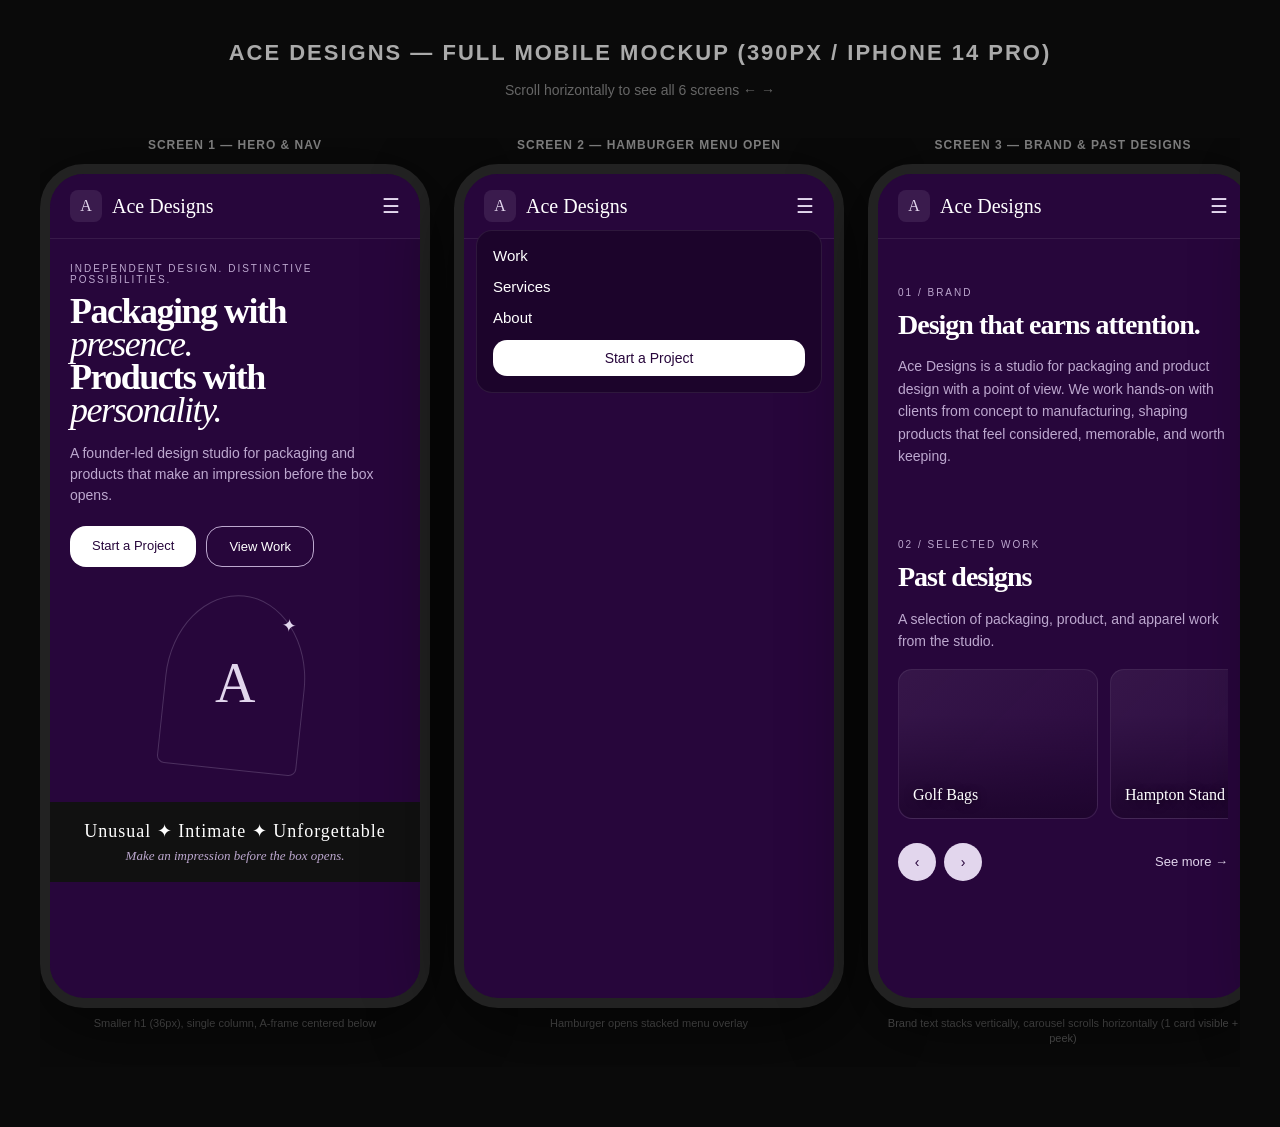
<file: full-mobile-mockup.html>
<!DOCTYPE html>
<html lang="en">
<head>
<meta charset="UTF-8">
<meta name="viewport" content="width=device-width, initial-scale=1.0">
<title>Ace Designs — Full Mobile Mockup</title>
<style>
  * { box-sizing: border-box; margin: 0; padding: 0; }
  :root {
    --purple: #27063B;
    --purple-deep: #1C042B;
    --black: #111111;
    --white: #FFFFFF;
    --lilac: #E2D6ED;
    --lilac-text: #BDA8CF;
    --lilac-card: #EDE6F5;
    --line-dark: rgba(255,255,255,0.08);
  }
  body {
    font-family: -apple-system, 'DM Sans', sans-serif;
    background: #0a0a0a;
    color: var(--white);
    display: flex;
    flex-direction: column;
    align-items: center;
    padding: 40px 20px 60px;
    gap: 40px;
  }
  .title {
    font-size: 22px;
    font-weight: 700;
    color: #aaa;
    letter-spacing: 2px;
    text-transform: uppercase;
    text-align: center;
  }
  .subtitle {
    font-size: 14px;
    color: #666;
    text-align: center;
    margin-top: -24px;
  }
  .scroll-container {
    display: flex;
    gap: 24px;
    overflow-x: auto;
    padding-bottom: 20px;
    width: 100%;
    max-width: 1200px;
    justify-content: flex-start;
    scroll-snap-type: x mandatory;
  }
  .scroll-container::-webkit-scrollbar { height: 8px; }
  .scroll-container::-webkit-scrollbar-track { background: #1a1a1a; border-radius: 4px; }
  .scroll-container::-webkit-scrollbar-thumb { background: #444; border-radius: 4px; }
  .phone-wrap {
    display: flex;
    flex-direction: column;
    align-items: center;
    flex: 0 0 auto;
    scroll-snap-align: start;
  }
  .phone-label {
    color: #888;
    font-size: 12px;
    font-weight: 600;
    letter-spacing: 1px;
    text-transform: uppercase;
    margin-bottom: 12px;
    white-space: nowrap;
  }
  .phone {
    width: 390px;
    height: 844px;
    background: var(--purple);
    border-radius: 44px;
    overflow: hidden;
    border: 10px solid #222;
    box-shadow: 0 20px 80px rgba(0,0,0,0.6);
    position: relative;
    overflow-y: auto;
  }
  .phone::-webkit-scrollbar { display: none; }
  
  /* === SHARED MOBILE STYLES === */
  .m-shell { padding: 0 20px; }
  
  /* Nav */
  .m-nav {
    display: flex;
    align-items: center;
    justify-content: space-between;
    padding: 16px 20px;
    border-bottom: 1px solid var(--line-dark);
    position: sticky;
    top: 0;
    background: var(--purple);
    z-index: 50;
  }
  .m-brand {
    display: flex;
    align-items: center;
    gap: 10px;
    font-family: 'Cormorant Garamond', Georgia, serif;
    font-size: 20px;
  }
  .m-brand-icon {
    width: 32px; height: 32px;
    background: rgba(226,214,237,0.1);
    border-radius: 8px;
    display: flex;
    align-items: center;
    justify-content: center;
    font-size: 16px;
    color: var(--lilac);
  }
  .m-hamburger {
    font-size: 20px;
    color: var(--lilac);
    cursor: pointer;
  }
  
  /* Hero */
  .m-hero {
    padding: 24px 20px 32px;
  }
  .m-eyebrow {
    font-size: 10px;
    letter-spacing: 2px;
    text-transform: uppercase;
    color: var(--lilac-text);
    font-weight: 500;
    display: block;
    margin-bottom: 10px;
  }
  .m-h1 {
    font-family: 'Cormorant Garamond', Georgia, serif;
    font-size: 36px;
    line-height: .92;
    letter-spacing: -1.5px;
    margin-bottom: 16px;
  }
  .m-h1 em { font-style: italic; font-weight: 400; }
  .m-tagline {
    font-size: 14px;
    line-height: 1.5;
    color: var(--lilac-text);
    margin-bottom: 20px;
    max-width: 320px;
  }
  .m-btns {
    display: flex;
    gap: 10px;
    flex-wrap: wrap;
    margin-bottom: 28px;
  }
  .m-btn {
    padding: 12px 22px;
    border-radius: 16px;
    font-size: 13px;
    font-weight: 500;
    display: inline-block;
    text-decoration: none;
  }
  .m-btn-primary { background: var(--white); color: var(--purple); }
  .m-btn-outline { border: 1px solid var(--lilac-text); color: var(--white); }
  .m-hero-frame {
    width: 140px;
    height: 175px;
    border: 1px solid rgba(226,214,237,0.2);
    border-radius: 52% 52% 8px 8px;
    transform: rotate(6deg);
    margin: 0 auto;
    display: flex;
    align-items: center;
    justify-content: center;
    position: relative;
  }
  .m-hero-frame::before {
    content: '✦';
    position: absolute;
    top: 14px; right: 14px;
    color: var(--lilac);
    font-size: 18px;
  }
  .m-hero-frame-inner {
    font-family: 'Cormorant Garamond', Georgia, serif;
    font-size: 56px;
    color: var(--lilac);
    transform: rotate(-6deg);
  }
  
  /* Black bar */
  .m-black-bar {
    background: var(--black);
    padding: 18px 20px;
    display: flex;
    flex-direction: column;
    align-items: center;
    gap: 6px;
    text-align: center;
  }
  .m-black-bar-text {
    font-family: 'Cormorant Garamond', Georgia, serif;
    font-size: 18px;
    letter-spacing: 1px;
  }
  .m-black-bar-sub {
    font-family: 'Cormorant Garamond', Georgia, serif;
    font-style: italic;
    font-size: 13px;
    color: var(--lilac-text);
  }
  
  /* Sections */
  .m-section {
    padding: 48px 20px;
  }
  .m-section-eyebrow {
    font-size: 10px;
    letter-spacing: 2px;
    text-transform: uppercase;
    color: var(--lilac-text);
    font-weight: 500;
    display: block;
    margin-bottom: 12px;
  }
  .m-h2 {
    font-family: 'Cormorant Garamond', Georgia, serif;
    font-size: 28px;
    line-height: 1.05;
    letter-spacing: -1px;
    margin-bottom: 16px;
  }
  .m-body {
    font-size: 14px;
    line-height: 1.6;
    color: var(--lilac-text);
    margin-bottom: 24px;
  }
  
  /* Carousel */
  .m-carousel {
    display: flex;
    gap: 12px;
    overflow-x: auto;
    margin-bottom: 16px;
    padding-bottom: 8px;
    -webkit-overflow-scrolling: touch;
  }
  .m-carousel::-webkit-scrollbar { display: none; }
  .m-carousel-item {
    flex: 0 0 200px;
    height: 150px;
    border-radius: 14px;
    background: linear-gradient(135deg, rgba(226,214,237,0.08), rgba(226,214,237,0.02));
    border: 1px solid var(--line-dark);
    position: relative;
    display: flex;
    align-items: flex-end;
    padding: 14px;
  }
  .m-carousel-item::after {
    content: '';
    position: absolute;
    inset: 0;
    border-radius: 14px;
    background: linear-gradient(to top, rgba(28,4,43,0.85), rgba(28,4,43,0.25) 45%, transparent 70%);
  }
  .m-carousel-label {
    font-family: 'Cormorant Garamond', Georgia, serif;
    font-size: 16px;
    color: var(--white);
    position: relative;
    z-index: 1;
    text-shadow: 0 1px 8px rgba(0,0,0,0.6);
  }
  .m-carousel-controls {
    display: flex;
    align-items: center;
    justify-content: space-between;
  }
  .m-carousel-btns { display: flex; gap: 8px; }
  .m-carousel-btn {
    width: 38px; height: 38px;
    border-radius: 999px;
    background: var(--lilac);
    color: var(--purple);
    display: flex;
    align-items: center;
    justify-content: center;
    font-size: 14px;
    cursor: pointer;
  }
  .m-see-more {
    font-size: 13px;
    color: var(--lilac);
    text-decoration: none;
  }
  
  /* Lilac card */
  .m-lilac-card {
    background: var(--lilac-card);
    border-radius: 24px;
    padding: 28px 20px;
    box-shadow: 0 4px 24px rgba(0,0,0,0.15);
    margin: 0 20px;
  }
  .m-lilac-title {
    font-size: 10px;
    letter-spacing: 1px;
    text-transform: uppercase;
    color: var(--purple);
    opacity: 0.5;
    font-weight: 600;
    margin-bottom: 20px;
  }
  
  /* Logos */
  .m-logos {
    display: grid;
    grid-template-columns: repeat(3, 1fr);
    gap: 16px;
    align-items: center;
    justify-items: center;
  }
  .m-logo {
    height: 36px;
    display: flex;
    align-items: center;
    justify-content: center;
    color: var(--purple);
    font-family: 'Cormorant Garamond', Georgia, serif;
    font-size: 13px;
    font-weight: 600;
    text-align: center;
    background: rgba(39,6,59,0.06);
    border-radius: 8px;
    padding: 6px 8px;
    width: 100%;
  }
  
  /* Accordion */
  .m-accordion-item {
    padding: 14px 0;
    border-bottom: 1px solid rgba(39,6,59,0.1);
    display: flex;
    align-items: center;
    gap: 10px;
  }
  .m-accordion-item:last-child { border-bottom: none; }
  .m-acc-num {
    font-family: 'Cormorant Garamond', Georgia, serif;
    font-size: 18px;
    color: var(--purple);
    opacity: 0.3;
    font-weight: 600;
  }
  .m-acc-title {
    flex: 1;
    font-size: 14px;
    font-weight: 500;
    color: var(--purple);
  }
  .m-acc-toggle {
    width: 30px; height: 30px;
    border-radius: 999px;
    border: 1px solid rgba(39,6,59,0.15);
    display: flex;
    align-items: center;
    justify-content: center;
    color: var(--purple);
    font-size: 16px;
  }
  
  /* CTA */
  .m-cta {
    padding: 56px 20px;
    text-align: center;
  }
  .m-cta h1 {
    font-family: 'Cormorant Garamond', Georgia, serif;
    font-size: 32px;
    line-height: 1;
    letter-spacing: -1px;
    margin-bottom: 14px;
  }
  .m-cta p {
    font-size: 14px;
    color: var(--lilac-text);
    margin-bottom: 24px;
    line-height: 1.5;
  }
  .m-cta-btn {
    display: inline-block;
    padding: 13px 26px;
    border-radius: 16px;
    background: var(--white);
    color: var(--purple);
    font-weight: 500;
    font-size: 14px;
    text-decoration: none;
  }
  
  /* Footer */
  .m-footer {
    background: var(--purple-deep);
    padding: 36px 20px 20px;
  }
  .m-footer-brand {
    font-family: 'Cormorant Garamond', Georgia, serif;
    font-size: 20px;
    margin-bottom: 6px;
  }
  .m-footer-desc {
    font-size: 13px;
    color: var(--lilac-text);
    line-height: 1.5;
    margin-bottom: 24px;
  }
  .m-footer-cols {
    display: grid;
    grid-template-columns: 1fr 1fr;
    gap: 20px;
    margin-bottom: 20px;
  }
  .m-footer-col h4 {
    font-size: 10px;
    letter-spacing: 1px;
    text-transform: uppercase;
    color: var(--lilac-text);
    margin-bottom: 10px;
    font-weight: 600;
  }
  .m-footer-col a, .m-footer-col p {
    display: block;
    font-size: 13px;
    color: var(--white);
    margin-bottom: 6px;
    text-decoration: none;
  }
  .m-footer-bottom {
    border-top: 1px solid var(--line-dark);
    padding-top: 14px;
    font-size: 11px;
    color: var(--lilac-text);
    opacity: 0.5;
  }
  
  /* Annotations */
  .annotation {
    position: absolute;
    background: #f59e0b;
    color: #1a1a1a;
    font-size: 9px;
    font-weight: 700;
    padding: 3px 8px;
    border-radius: 6px;
    white-space: nowrap;
    z-index: 100;
    pointer-events: none;
  }
  
  .nav-open-demo {
    display: none;
    position: absolute;
    top: 56px;
    left: 12px; right: 12px;
    background: var(--purple-deep);
    border: 1px solid var(--line-dark);
    border-radius: 16px;
    padding: 16px;
    flex-direction: column;
    gap: 14px;
    z-index: 200;
  }
  .nav-open-demo a {
    font-size: 15px;
    color: var(--white);
    text-decoration: none;
  }
  .nav-open-demo .cta-link {
    padding: 10px 20px;
    background: var(--white);
    color: var(--purple);
    border-radius: 14px;
    font-weight: 500;
    font-size: 14px;
    text-align: center;
  }
  .show-nav .nav-open-demo { display: flex; }
  .show-nav .m-hamburger { color: var(--lilac); }
  
  .hint {
    color: #555;
    font-size: 11px;
    text-align: center;
    margin-top: 8px;
    max-width: 360px;
    line-height: 1.4;
  }
</style>
</head>
<body>

<div class="title">Ace Designs — Full Mobile Mockup (390px / iPhone 14 Pro)</div>
<div class="subtitle">Scroll horizontally to see all 6 screens ← →</div>

<div class="scroll-container">

  <!-- ====== SCREEN 1: Hero + Nav ====== -->
  <div class="phone-wrap">
    <div class="phone-label">Screen 1 — Hero & Nav</div>
    <div class="phone">
      <div class="m-nav">
        <div class="m-brand">
          <div class="m-brand-icon">A</div>
          Ace Designs
        </div>
        <div class="m-hamburger">☰</div>
      </div>
      <div class="m-hero">
        <span class="m-eyebrow">Independent design. Distinctive possibilities.</span>
        <h1 class="m-h1">Packaging with <em>presence.</em><br>Products with <em>personality.</em></h1>
        <p class="m-tagline">A founder-led design studio for packaging and products that make an impression before the box opens.</p>
        <div class="m-btns">
          <a class="m-btn m-btn-primary">Start a Project</a>
          <a class="m-btn m-btn-outline">View Work</a>
        </div>
        <div style="display:flex;justify-content:center">
          <div class="m-hero-frame">
            <div class="m-hero-frame-inner">A</div>
          </div>
        </div>
      </div>
      <div class="m-black-bar">
        <div class="m-black-bar-text">Unusual ✦ Intimate ✦ Unforgettable</div>
        <div class="m-black-bar-sub">Make an impression before the box opens.</div>
      </div>
      <div style="height:100px;background:var(--purple)"></div>
    </div>
    <div class="hint">Smaller h1 (36px), single column, A-frame centered below</div>
  </div>

  <!-- ====== SCREEN 2: Nav Open (hamburger) ====== -->
  <div class="phone-wrap">
    <div class="phone-label">Screen 2 — Hamburger Menu Open</div>
    <div class="phone show-nav">
      <div class="m-nav">
        <div class="m-brand">
          <div class="m-brand-icon">A</div>
          Ace Designs
        </div>
        <div class="m-hamburger">☰</div>
      </div>
      <div class="nav-open-demo">
        <a>Work</a>
        <a>Services</a>
        <a>About</a>
        <a class="cta-link">Start a Project</a>
      </div>
      <div class="m-hero" style="opacity:0.3">
        <span class="m-eyebrow">Independent design. Distinctive possibilities.</span>
        <h1 class="m-h1">Packaging with <em>presence.</em></h1>
      </div>
    </div>
    <div class="hint">Hamburger opens stacked menu overlay</div>
  </div>

  <!-- ====== SCREEN 3: Brand + Selected Work ====== -->
  <div class="phone-wrap">
    <div class="phone-label">Screen 3 — Brand & Past Designs</div>
    <div class="phone">
      <div class="m-nav">
        <div class="m-brand">
          <div class="m-brand-icon">A</div>
          Ace Designs
        </div>
        <div class="m-hamburger">☰</div>
      </div>
      <div class="m-section">
        <span class="m-section-eyebrow">01 / Brand</span>
        <h2 class="m-h2">Design that earns attention.</h2>
        <p class="m-body">Ace Designs is a studio for packaging and product design with a point of view. We work hands-on with clients from concept to manufacturing, shaping products that feel considered, memorable, and worth keeping.</p>
      </div>
      <div class="m-section" style="padding-top:0">
        <span class="m-section-eyebrow">02 / Selected Work</span>
        <h2 class="m-h2">Past designs</h2>
        <p class="m-body" style="margin-bottom:16px">A selection of packaging, product, and apparel work from the studio.</p>
        <div class="m-carousel">
          <div class="m-carousel-item"><span class="m-carousel-label">Golf Bags</span></div>
          <div class="m-carousel-item"><span class="m-carousel-label">Hampton Stand Bag</span></div>
          <div class="m-carousel-item"><span class="m-carousel-label">Golf Tees</span></div>
          <div class="m-carousel-item"><span class="m-carousel-label">Custom Bags</span></div>
          <div class="m-carousel-item"><span class="m-carousel-label">Leather Jackets</span></div>
        </div>
        <div class="m-carousel-controls">
          <div class="m-carousel-btns">
            <div class="m-carousel-btn">‹</div>
            <div class="m-carousel-btn">›</div>
          </div>
          <a class="m-see-more">See more →</a>
        </div>
      </div>
      <div style="height:60px;background:var(--purple)"></div>
    </div>
    <div class="hint">Brand text stacks vertically, carousel scrolls horizontally (1 card visible + peek)</div>
  </div>

  <!-- ====== SCREEN 4: Featured In + Services ====== -->
  <div class="phone-wrap">
    <div class="phone-label">Screen 4 — Featured In & Services</div>
    <div class="phone">
      <div class="m-nav">
        <div class="m-brand">
          <div class="m-brand-icon">A</div>
          Ace Designs
        </div>
        <div class="m-hamburger">☰</div>
      </div>
      <div class="m-section">
        <div class="m-lilac-card">
          <div class="m-lilac-title">Designs Featured In</div>
          <div class="m-logos">
            <div class="m-logo">DICK'S</div>
            <div class="m-logo">PGA TOUR</div>
            <div class="m-logo">Drummond</div>
            <div class="m-logo">WILD HATS</div>
            <div class="m-logo">Walmart</div>
            <div class="m-logo">Canadian Tire</div>
          </div>
        </div>
      </div>
      <div class="m-section" style="padding-top:0">
        <div class="m-lilac-card">
          <div class="m-lilac-title">03 / Services</div>
          <h2 style="font-family:'Cormorant Garamond',Georgia,serif;font-size:22px;color:var(--purple);margin-bottom:14px;line-height:1.1">Full Suite Design Service Offerings</h2>
          <div>
            <div class="m-accordion-item">
              <span class="m-acc-num">01</span>
              <span class="m-acc-title">Packaging Projects</span>
              <span class="m-acc-toggle">+</span>
            </div>
            <div class="m-accordion-item">
              <span class="m-acc-num">02</span>
              <span class="m-acc-title">Product Design</span>
              <span class="m-acc-toggle">+</span>
            </div>
            <div class="m-accordion-item">
              <span class="m-acc-num">03</span>
              <span class="m-acc-title">Prototype Incubation</span>
              <span class="m-acc-toggle">+</span>
            </div>
            <div class="m-accordion-item">
              <span class="m-acc-num">04</span>
              <span class="m-acc-title">Underperforming Product Fixing</span>
              <span class="m-acc-toggle">+</span>
            </div>
          </div>
        </div>
      </div>
      <div style="height:40px;background:var(--purple)"></div>
    </div>
    <div class="hint">Logos in 3×2 grid, services accordion stays compact</div>
  </div>

  <!-- ====== SCREEN 5: CTA + Footer ====== -->
  <div class="phone-wrap">
    <div class="phone-label">Screen 5 — CTA & Footer</div>
    <div class="phone">
      <div class="m-nav">
        <div class="m-brand">
          <div class="m-brand-icon">A</div>
          Ace Designs
        </div>
        <div class="m-hamburger">☰</div>
      </div>
      <div class="m-cta">
        <h1>Ready to uplevel your product?</h1>
        <p>Every project starts with a conversation. Share what you're building and we'll figure out the right scope together.</p>
        <a class="m-cta-btn">Get in touch →</a>
      </div>
      <div class="m-footer">
        <div class="m-footer-brand">Ace Designs</div>
        <div class="m-footer-desc">A founder-led design firm for distinctive packaging and products. Packaging with presence. Products with personality.</div>
        <div class="m-footer-cols">
          <div class="m-footer-col">
            <h4>Navigate</h4>
            <a>Home</a>
            <a>Work</a>
            <a>Services</a>
            <a>About</a>
          </div>
          <div class="m-footer-col">
            <h4>Connect</h4>
            <p>Instagram: @acedesignsfirm</p>
            <p>Email: hello@acedesigns.studio</p>
          </div>
        </div>
        <div class="m-footer-cols">
          <div class="m-footer-col">
            <h4>About</h4>
            <a>About Ace</a>
            <a>Our Approach</a>
          </div>
          <div class="m-footer-col">
            <h4>Legal</h4>
            <a>Privacy</a>
            <a>Terms</a>
          </div>
        </div>
        <div class="m-footer-bottom">© 2025 Ace Designs. All rights reserved.</div>
      </div>
    </div>
    <div class="hint">CTA centered, footer 2-column grid that stacks cleanly</div>
  </div>

  <!-- ====== SCREEN 6: Work page (bonus) ====== -->
  <div class="phone-wrap">
    <div class="phone-label">Screen 6 — Work Page</div>
    <div class="phone">
      <div class="m-nav">
        <div class="m-brand">
          <div class="m-brand-icon">A</div>
          Ace Designs
        </div>
        <div class="m-hamburger">☰</div>
      </div>
      <div class="m-section">
        <span class="m-section-eyebrow">Work</span>
        <h1 class="m-h2" style="font-size:32px">Selected Work</h1>
        <p class="m-body">A selection of packaging, product, and creative direction work from the studio. From golf accessories to apparel and everything in between.</p>
      </div>
      <div style="padding:0 20px 16px">
        <div style="display:flex;gap:8px;flex-wrap:wrap;margin-bottom:20px">
          <span style="padding:7px 16px;border-radius:999px;background:var(--white);color:var(--purple);font-size:12px;font-weight:500">All</span>
          <span style="padding:7px 16px;border-radius:999px;border:1px solid var(--line-dark);color:var(--lilac-text);font-size:12px">Packaging</span>
          <span style="padding:7px 16px;border-radius:999px;border:1px solid var(--line-dark);color:var(--lilac-text);font-size:12px">Product</span>
          <span style="padding:7px 16px;border-radius:999px;border:1px solid var(--line-dark);color:var(--lilac-text);font-size:12px">Brand</span>
          <span style="padding:7px 16px;border-radius:999px;border:1px solid var(--line-dark);color:var(--lilac-text);font-size:12px">Concept</span>
        </div>
        <div style="display:flex;flex-direction:column;gap:16px">
          <div style="aspect-ratio:4/3;border-radius:16px;background:linear-gradient(135deg,rgba(226,214,237,0.08),rgba(226,214,237,0.02));border:1px solid var(--line-dark);display:flex;align-items:flex-end;padding:16px">
            <span style="font-family:'Cormorant Garamond',Georgia,serif;font-size:18px;color:var(--white)">Golf Bags</span>
          </div>
          <div style="aspect-ratio:4/3;border-radius:16px;background:linear-gradient(135deg,rgba(226,214,237,0.08),rgba(226,214,237,0.02));border:1px solid var(--line-dark);display:flex;align-items:flex-end;padding:16px">
            <span style="font-family:'Cormorant Garamond',Georgia,serif;font-size:18px;color:var(--white)">Hampton Stand Bag</span>
          </div>
          <div style="aspect-ratio:4/3;border-radius:16px;background:linear-gradient(135deg,rgba(226,214,237,0.08),rgba(226,214,237,0.02));border:1px solid var(--line-dark);display:flex;align-items:flex-end;padding:16px">
            <span style="font-family:'Cormorant Garamond',Georgia,serif;font-size:18px;color:var(--white)">Golf Tees</span>
          </div>
        </div>
      </div>
    </div>
    <div class="hint">Filter pills wrap, project cards stack vertically</div>
  </div>

</div>

</body>
</html>
</file>
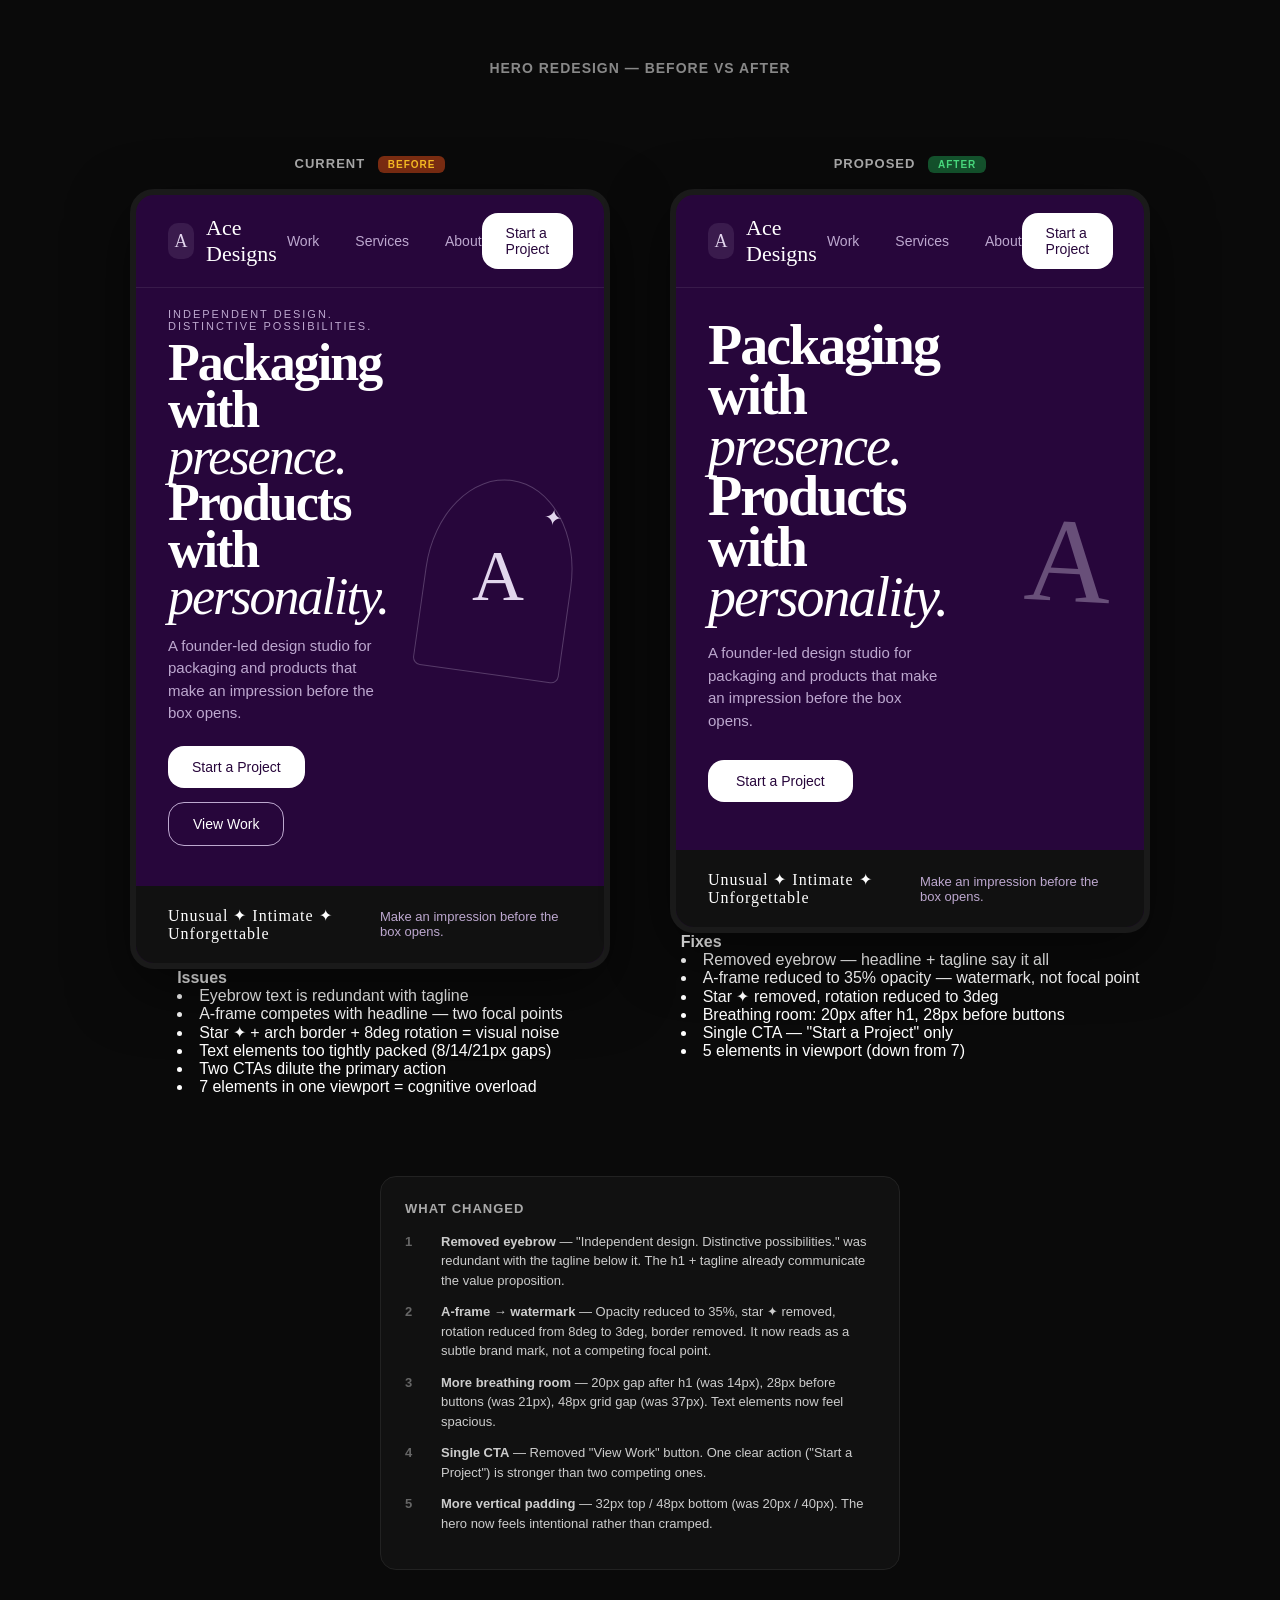
<file: hero-redesign-mockup.html>
<!DOCTYPE html>
<html lang="en">
<head>
<meta charset="UTF-8">
<meta name="viewport" content="width=device-width, initial-scale=1.0">
<title>Ace Designs — Hero Redesign Mockup</title>
<style>
  * { box-sizing: border-box; margin: 0; padding: 0; }
  :root {
    --purple: #27063B;
    --purple-deep: #1C042B;
    --black: #111111;
    --white: #FFFFFF;
    --lilac: #E2D6ED;
    --lilac-text: #BDA8CF;
    --line-dark: rgba(255,255,255,0.08);
  }
  body {
    font-family: 'DM Sans', -apple-system, sans-serif;
    background: #0a0a0a;
    color: var(--white);
    display: flex;
    justify-content: center;
    align-items: flex-start;
    gap: 60px;
    padding: 60px 40px;
    flex-wrap: wrap;
  }
  .label {
    width: 100%;
    text-align: center;
    color: #888;
    font-size: 14px;
    font-weight: 600;
    letter-spacing: 1px;
    text-transform: uppercase;
    margin-bottom: 20px;
  }
  .comparison {
    display: flex;
    gap: 60px;
    flex-wrap: wrap;
    justify-content: center;
  }
  .phone-wrap {
    display: flex;
    flex-direction: column;
    align-items: center;
  }
  .phone-label {
    color: #aaa;
    font-size: 13px;
    font-weight: 600;
    letter-spacing: 1px;
    text-transform: uppercase;
    margin-bottom: 16px;
  }
  .phone-label .tag {
    display: inline-block;
    padding: 3px 10px;
    border-radius: 6px;
    font-size: 10px;
    margin-left: 8px;
    vertical-align: middle;
  }
  .tag-before { background: #7c2d12; color: #fbbf24; }
  .tag-after { background: #14532d; color: #4ade80; }
  .phone-frame {
    width: 480px;
    background: var(--purple);
    border-radius: 24px;
    overflow: hidden;
    border: 6px solid #1a1a1a;
    box-shadow: 0 20px 60px rgba(0,0,0,0.5);
    position: relative;
  }
  
  /* ===== BEFORE (current) ===== */
  .before .nav {
    display: flex;
    align-items: center;
    justify-content: space-between;
    padding: 18px 32px;
    border-bottom: 1px solid var(--line-dark);
  }
  .before .brand {
    font-family: 'Cormorant Garamond', Georgia, serif;
    font-size: 22px;
    display: flex;
    align-items: center;
    gap: 12px;
  }
  .before .brand-icon {
    width: 36px; height: 36px;
    background: rgba(226,214,237,0.1);
    border-radius: 10px;
    display: flex;
    align-items: center;
    justify-content: center;
    font-size: 18px;
    color: var(--lilac);
  }
  .before .nav-links {
    display: flex;
    gap: 36px;
    font-size: 14px;
  }
  .before .nav-links a { color: var(--lilac-text); text-decoration: none; }
  .before .nav-cta {
    padding: 12px 24px;
    border-radius: 16px;
    background: var(--white);
    color: var(--purple);
    font-size: 14px;
    font-weight: 500;
    text-decoration: none;
  }
  .before .hero {
    padding: 20px 32px 40px;
  }
  .before .hero-grid {
    display: grid;
    grid-template-columns: 1.3fr 1fr;
    gap: 37px;
    align-items: center;
  }
  .before .eyebrow {
    font-size: 11px;
    letter-spacing: 2px;
    text-transform: uppercase;
    color: var(--lilac-text);
    font-weight: 500;
    display: block;
  }
  .before h1 {
    font-family: 'Cormorant Garamond', Georgia, serif;
    font-size: 52px;
    line-height: .9;
    letter-spacing: -2px;
    margin-top: 8px;
  }
  .before h1 em { font-style: italic; font-weight: 400; }
  .before .tagline {
    font-size: 15px;
    line-height: 1.5;
    color: var(--lilac-text);
    margin: 14px 0 21px;
    max-width: 440px;
  }
  .before .btns {
    display: flex;
    gap: 14px;
    flex-wrap: wrap;
  }
  .before .btn {
    padding: 13px 24px;
    border-radius: 16px;
    font-size: 14px;
    font-weight: 500;
    text-decoration: none;
    display: inline-block;
  }
  .before .btn-primary { background: var(--white); color: var(--purple); }
  .before .btn-outline { border: 1px solid var(--lilac-text); color: var(--white); }
  .before .frame {
    display: flex;
    align-items: center;
    justify-content: center;
    aspect-ratio: 3/4;
    border: 1px solid rgba(226,214,237,0.25);
    border-radius: 52% 52% 8px 8px;
    transform: rotate(8deg);
    position: relative;
  }
  .before .frame::before {
    content: '✦';
    position: absolute;
    top: 18px; right: 18px;
    color: var(--lilac);
    font-size: 22px;
  }
  .before .frame-inner {
    font-family: 'Cormorant Garamond', Georgia, serif;
    font-size: 72px;
    color: var(--lilac);
    transform: rotate(-8deg);
  }
  .before .black-bar {
    background: var(--black);
    padding: 20px 32px;
    display: flex;
    justify-content: space-between;
    align-items: center;
  }
  .before .black-bar .left {
    font-family: 'Cormorant Garamond', Georgia, serif;
    font-size: 16px;
    letter-spacing: 1px;
  }
  .before .black-bar .right {
    font-size: 13px;
    color: var(--lilac-text);
  }
  .before .issues {
    margin-top: 20px;
    padding: 16px;
    background: #1a0a0a;
    border-radius: 12px;
    border: 1px solid #7c2d12;
  }
  .before .issues h4 {
    color: #fbbf24;
    font-size: 12px;
    text-transform: uppercase;
    letter-spacing: 1px;
    margin-bottom: 12px;
  }
  .before .issues li {
    color: #c4c4c4;
    font-size: 12px;
    line-height: 1.6;
    margin-bottom: 6px;
    list-style: none;
    padding-left: 16px;
    position: relative;
  }
  .before .issues li::before {
    content: '✕';
    position: absolute;
    left: 0;
    color: #ef4444;
    font-size: 10px;
  }

  /* ===== AFTER (proposed) ===== */
  .after .nav {
    display: flex;
    align-items: center;
    justify-content: space-between;
    padding: 18px 32px;
    border-bottom: 1px solid var(--line-dark);
  }
  .after .brand {
    font-family: 'Cormorant Garamond', Georgia, serif;
    font-size: 22px;
    display: flex;
    align-items: center;
    gap: 12px;
  }
  .after .brand-icon {
    width: 36px; height: 36px;
    background: rgba(226,214,237,0.1);
    border-radius: 10px;
    display: flex;
    align-items: center;
    justify-content: center;
    font-size: 18px;
    color: var(--lilac);
  }
  .after .nav-links {
    display: flex;
    gap: 36px;
    font-size: 14px;
  }
  .after .nav-links a { color: var(--lilac-text); text-decoration: none; }
  .after .nav-cta {
    padding: 12px 24px;
    border-radius: 16px;
    background: var(--white);
    color: var(--purple);
    font-size: 14px;
    font-weight: 500;
    text-decoration: none;
  }
  .after .hero {
    padding: 32px 32px 48px;
  }
  .after .hero-grid {
    display: grid;
    grid-template-columns: 1.4fr 1fr;
    gap: 48px;
    align-items: center;
  }
  .after h1 {
    font-family: 'Cormorant Garamond', Georgia, serif;
    font-size: 56px;
    line-height: .9;
    letter-spacing: -2px;
    margin-bottom: 20px;
  }
  .after h1 em { font-style: italic; font-weight: 400; }
  .after .tagline {
    font-size: 15px;
    line-height: 1.5;
    color: var(--lilac-text);
    margin-bottom: 28px;
    max-width: 420px;
  }
  .after .btns {
    display: flex;
    gap: 14px;
  }
  .after .btn {
    padding: 13px 28px;
    border-radius: 16px;
    font-size: 14px;
    font-weight: 500;
    text-decoration: none;
    display: inline-block;
  }
  .after .btn-primary { background: var(--white); color: var(--purple); }
  .after .frame {
    display: flex;
    align-items: center;
    justify-content: center;
    aspect-ratio: 3/4;
    max-width: 200px;
    transform: rotate(3deg);
    position: relative;
    opacity: 0.35;
    margin-left: auto;
  }
  .after .frame-inner {
    font-family: 'Cormorant Garamond', Georgia, serif;
    font-size: 120px;
    color: var(--lilac);
    line-height: 1;
  }
  .after .black-bar {
    background: var(--black);
    padding: 20px 32px;
    display: flex;
    justify-content: space-between;
    align-items: center;
  }
  .after .black-bar .left {
    font-family: 'Cormorant Garamond', Georgia, serif;
    font-size: 16px;
    letter-spacing: 1px;
  }
  .after .black-bar .right {
    font-size: 13px;
    color: var(--lilac-text);
  }
  .after .improvements {
    margin-top: 20px;
    padding: 16px;
    background: #0a1a0a;
    border-radius: 12px;
    border: 1px solid #14532d;
  }
  .after .improvements h4 {
    color: #4ade80;
    font-size: 12px;
    text-transform: uppercase;
    letter-spacing: 1px;
    margin-bottom: 12px;
  }
  .after .improvements li {
    color: #c4c4c4;
    font-size: 12px;
    line-height: 1.6;
    margin-bottom: 6px;
    list-style: none;
    padding-left: 16px;
    position: relative;
  }
  .after .improvements li::before {
    content: '✓';
    position: absolute;
    left: 0;
    color: #4ade80;
    font-size: 10px;
  }
  
  .change-list {
    max-width: 520px;
    margin: 20px auto 0;
    padding: 24px;
    background: #111;
    border-radius: 16px;
    border: 1px solid #222;
  }
  .change-list h3 {
    color: #aaa;
    font-size: 13px;
    text-transform: uppercase;
    letter-spacing: 1px;
    margin-bottom: 16px;
  }
  .change-list .change {
    display: flex;
    gap: 12px;
    margin-bottom: 12px;
    font-size: 13px;
    color: #ccc;
    line-height: 1.5;
  }
  .change-list .change .num {
    flex: 0 0 24px;
    color: #666;
    font-weight: 700;
  }
</style>
</head>
<body>

<div class="label">Hero Redesign — Before vs After</div>

<div class="comparison">

  <!-- BEFORE -->
  <div class="phone-wrap">
    <div class="phone-label">Current <span class="tag tag-before">BEFORE</span></div>
    <div class="phone-frame before">
      <div class="nav">
        <div class="brand"><div class="brand-icon">A</div>Ace Designs</div>
        <div class="nav-links">
          <a>Work</a><a>Services</a><a>About</a>
        </div>
        <a class="nav-cta">Start a Project</a>
      </div>
      <div class="hero">
        <div class="hero-grid">
          <div>
            <span class="eyebrow">Independent design. Distinctive possibilities.</span>
            <h1>Packaging with <em>presence.</em><br>Products with <em>personality.</em></h1>
            <p class="tagline">A founder-led design studio for packaging and products that make an impression before the box opens.</p>
            <div class="btns">
              <a class="btn btn-primary">Start a Project</a>
              <a class="btn btn-outline">View Work</a>
            </div>
          </div>
          <div class="frame">
            <div class="frame-inner">A</div>
          </div>
        </div>
      </div>
      <div class="black-bar">
        <span class="left">Unusual ✦ Intimate ✦ Unforgettable</span>
        <span class="right">Make an impression before the box opens.</span>
      </div>
    </div>
    <div class="issues">
      <h4>Issues</h4>
      <li>Eyebrow text is redundant with tagline</li>
      <li>A-frame competes with headline — two focal points</li>
      <li>Star ✦ + arch border + 8deg rotation = visual noise</li>
      <li>Text elements too tightly packed (8/14/21px gaps)</li>
      <li>Two CTAs dilute the primary action</li>
      <li>7 elements in one viewport = cognitive overload</li>
    </div>
  </div>

  <!-- AFTER -->
  <div class="phone-wrap">
    <div class="phone-label">Proposed <span class="tag tag-after">AFTER</span></div>
    <div class="phone-frame after">
      <div class="nav">
        <div class="brand"><div class="brand-icon">A</div>Ace Designs</div>
        <div class="nav-links">
          <a>Work</a><a>Services</a><a>About</a>
        </div>
        <a class="nav-cta">Start a Project</a>
      </div>
      <div class="hero">
        <div class="hero-grid">
          <div>
            <h1>Packaging with <em>presence.</em><br>Products with <em>personality.</em></h1>
            <p class="tagline">A founder-led design studio for packaging and products that make an impression before the box opens.</p>
            <div class="btns">
              <a class="btn btn-primary">Start a Project</a>
            </div>
          </div>
          <div class="frame">
            <div class="frame-inner">A</div>
          </div>
        </div>
      </div>
      <div class="black-bar">
        <span class="left">Unusual ✦ Intimate ✦ Unforgettable</span>
        <span class="right">Make an impression before the box opens.</span>
      </div>
    </div>
    <div class="improvements">
      <h4>Fixes</h4>
      <li>Removed eyebrow — headline + tagline say it all</li>
      <li>A-frame reduced to 35% opacity — watermark, not focal point</li>
      <li>Star ✦ removed, rotation reduced to 3deg</li>
      <li>Breathing room: 20px after h1, 28px before buttons</li>
      <li>Single CTA — "Start a Project" only</li>
      <li>5 elements in viewport (down from 7)</li>
    </div>
  </div>

</div>

<div class="change-list">
  <h3>What Changed</h3>
  <div class="change"><span class="num">1</span><span><strong>Removed eyebrow</strong> — "Independent design. Distinctive possibilities." was redundant with the tagline below it. The h1 + tagline already communicate the value proposition.</span></div>
  <div class="change"><span class="num">2</span><span><strong>A-frame → watermark</strong> — Opacity reduced to 35%, star ✦ removed, rotation reduced from 8deg to 3deg, border removed. It now reads as a subtle brand mark, not a competing focal point.</span></div>
  <div class="change"><span class="num">3</span><span><strong>More breathing room</strong> — 20px gap after h1 (was 14px), 28px before buttons (was 21px), 48px grid gap (was 37px). Text elements now feel spacious.</span></div>
  <div class="change"><span class="num">4</span><span><strong>Single CTA</strong> — Removed "View Work" button. One clear action ("Start a Project") is stronger than two competing ones.</span></div>
  <div class="change"><span class="num">5</span><span><strong>More vertical padding</strong> — 32px top / 48px bottom (was 20px / 40px). The hero now feels intentional rather than cramped.</span></div>
</div>

</body>
</html>
</file>
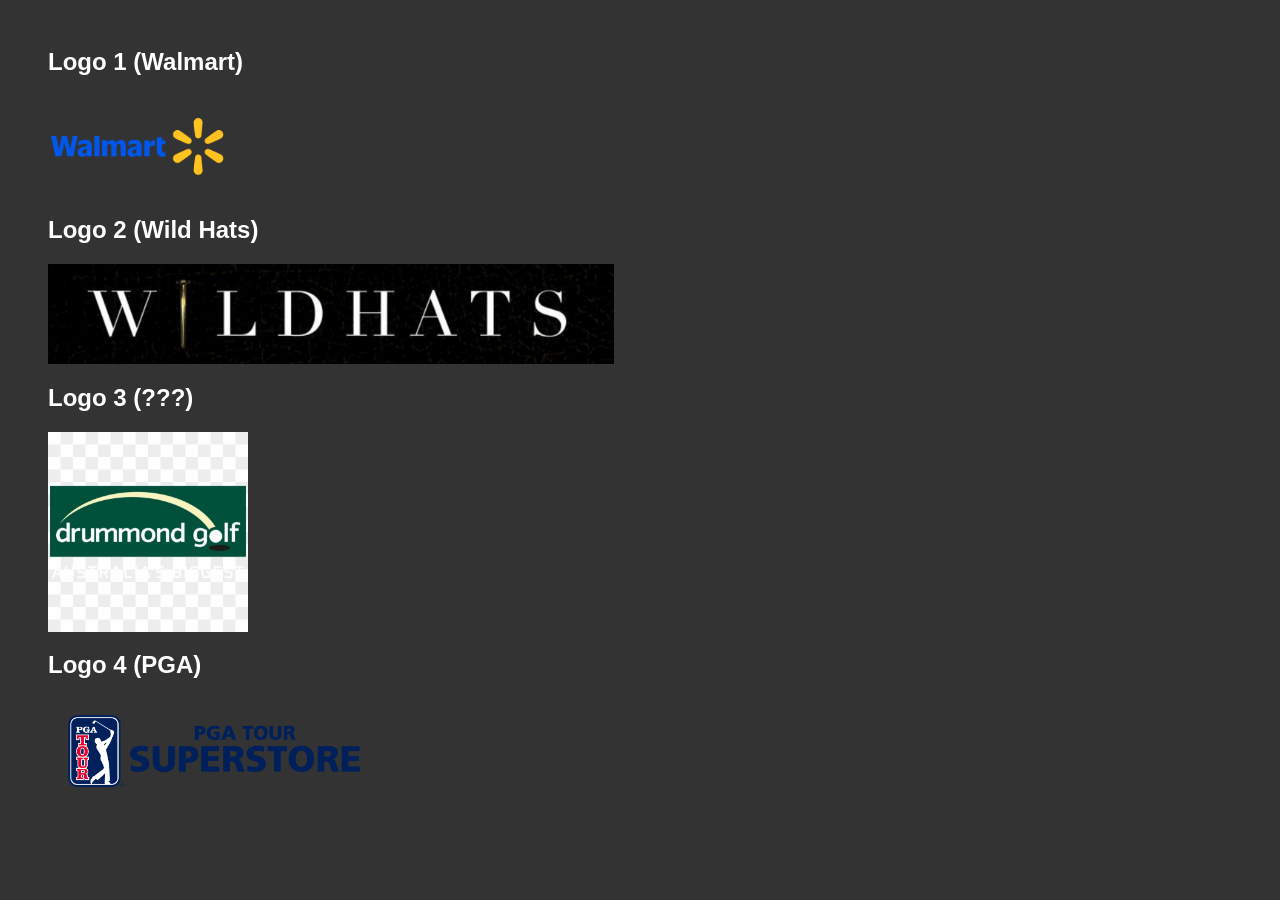
<file: logo_test.html>
<html><body style="background:#333;padding:40px;font-family:sans-serif">
<h2 style="color:white">Logo 1 (Walmart)</h2>
<img src="client-logos/sent_logo_1.png" style="max-height:100px">
<h2 style="color:white">Logo 2 (Wild Hats)</h2>
<img src="client-logos/sent_logo_2.png" style="max-height:100px">
<h2 style="color:white">Logo 3 (???)</h2>
<img src="client-logos/sent_logo_3.png" style="max-height:200px">
<h2 style="color:white">Logo 4 (PGA)</h2>
<img src="client-logos/sent_logo_4.png" style="max-height:100px">
</body></html>
</file>
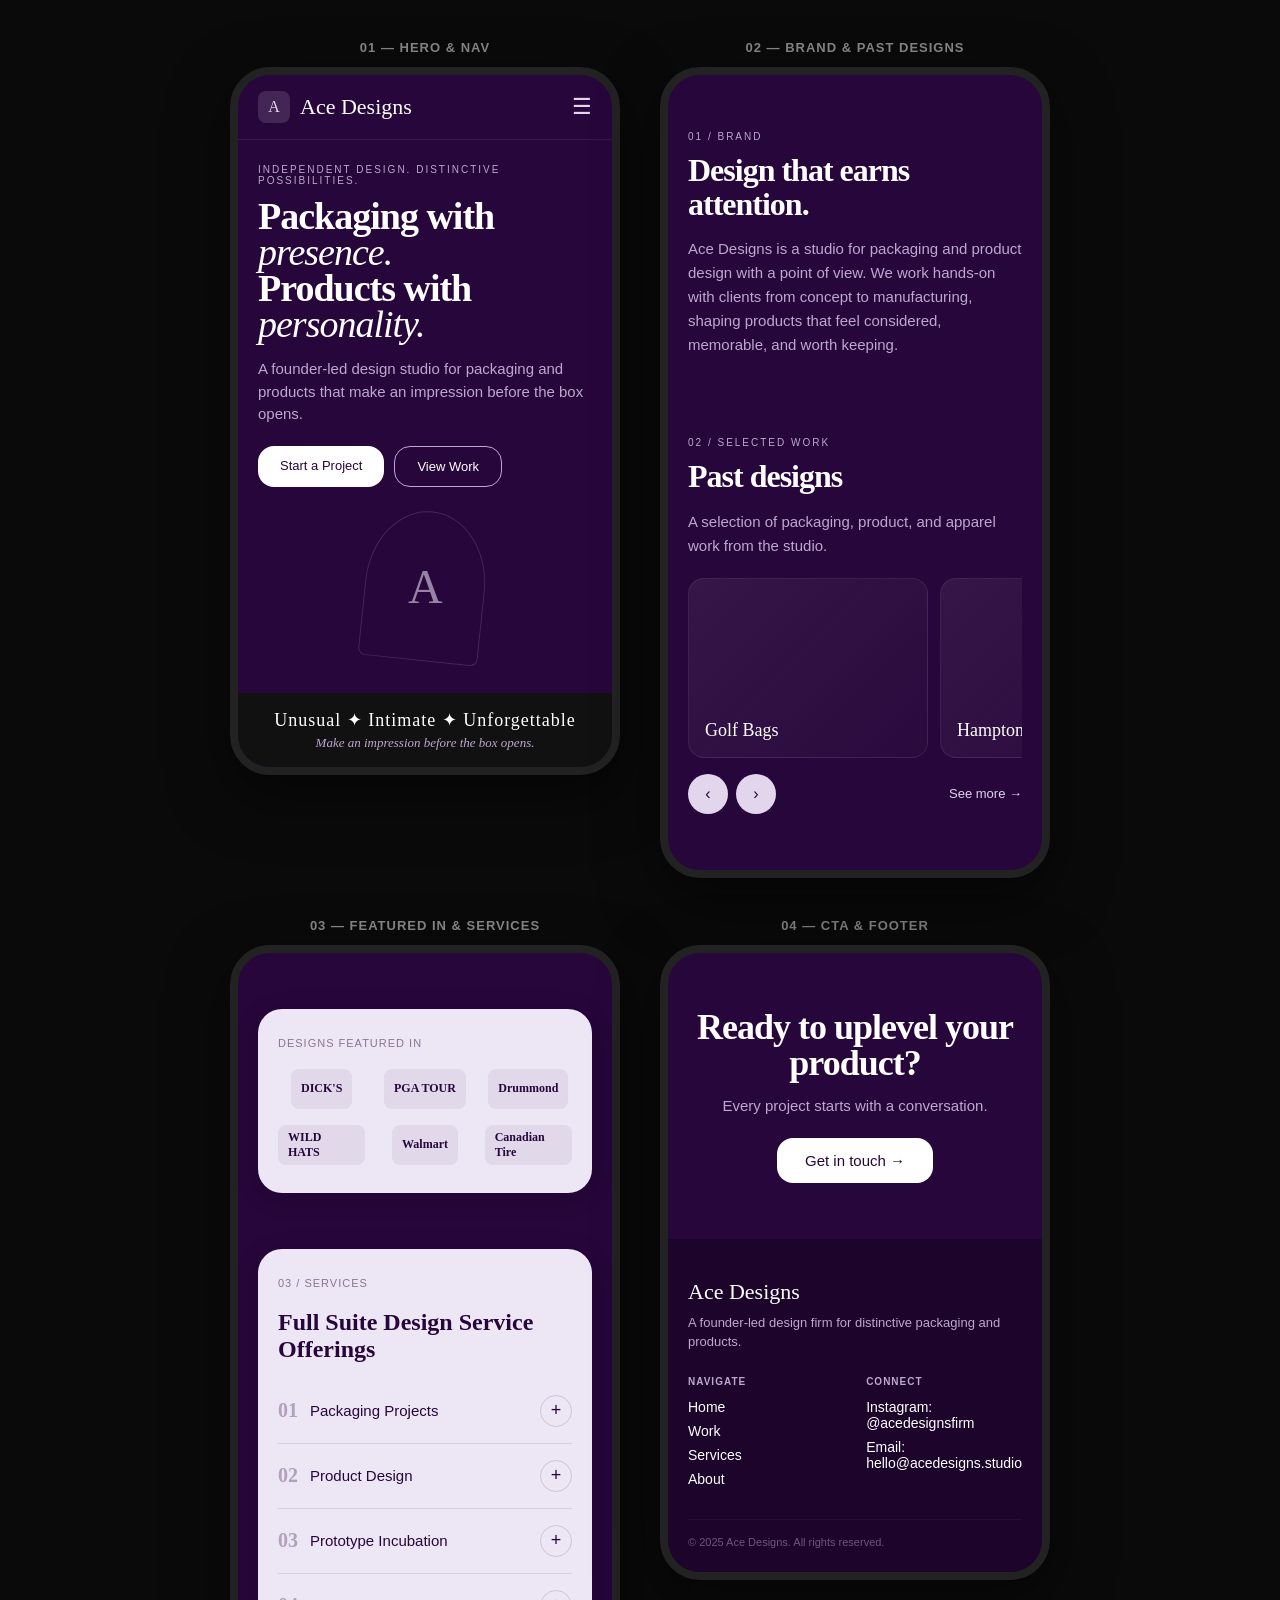
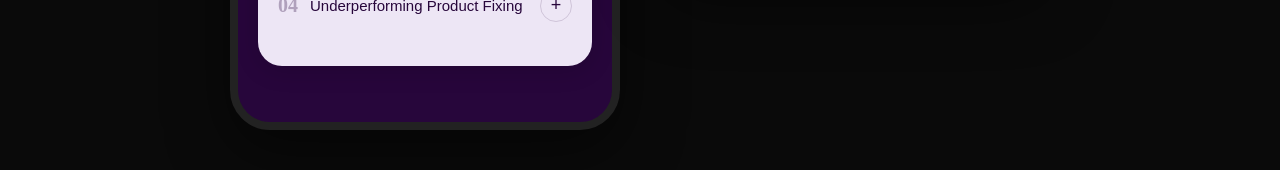
<file: mobile-mockup.html>
<!DOCTYPE html>
<html lang="en">
<head>
<meta charset="UTF-8">
<meta name="viewport" content="width=device-width, initial-scale=1.0">
<title>Ace Designs — Mobile Mockup</title>
<style>
  * { box-sizing: border-box; margin: 0; padding: 0; }
  :root {
    --purple: #27063B;
    --purple-deep: #1C042B;
    --black: #111111;
    --white: #FFFFFF;
    --lilac: #E2D6ED;
    --lilac-text: #BDA8CF;
    --lilac-card: #EDE6F5;
    --line-dark: rgba(255,255,255,0.08);
  }
  body {
    font-family: 'DM Sans', -apple-system, sans-serif;
    background: #0a0a0a;
    color: var(--white);
    display: flex;
    justify-content: center;
    align-items: flex-start;
    gap: 40px;
    padding: 40px;
    flex-wrap: wrap;
  }
  .phone-frame {
    width: 390px;
    background: var(--purple);
    border-radius: 40px;
    overflow: hidden;
    border: 8px solid #222;
    box-shadow: 0 20px 60px rgba(0,0,0,0.5);
    position: relative;
    min-height: 200px;
  }
  .phone-label {
    text-align: center;
    color: #888;
    font-size: 13px;
    margin-bottom: 12px;
    font-weight: 600;
    letter-spacing: 1px;
    text-transform: uppercase;
  }
  .phone-wrap { display: flex; flex-direction: column; }
  
  /* Shared mobile styles */
  .m-nav {
    display: flex;
    align-items: center;
    justify-content: space-between;
    padding: 16px 20px;
    border-bottom: 1px solid var(--line-dark);
  }
  .m-brand {
    font-family: 'Cormorant Garamond', Georgia, serif;
    font-size: 22px;
    display: flex;
    align-items: center;
    gap: 10px;
  }
  .m-brand-icon {
    width: 32px; height: 32px;
    background: rgba(226,214,237,0.15);
    border-radius: 8px;
    display: flex;
    align-items: center;
    justify-content: center;
    font-size: 16px;
    color: var(--lilac);
  }
  .m-hamburger {
    font-size: 22px;
    color: var(--lilac);
  }
  .m-hero {
    padding: 24px 20px 32px;
  }
  .m-eyebrow {
    font-size: 10px;
    letter-spacing: 2px;
    text-transform: uppercase;
    color: var(--lilac-text);
    font-weight: 500;
    display: block;
    margin-bottom: 12px;
  }
  .m-h1 {
    font-family: 'Cormorant Garamond', Georgia, serif;
    font-size: 38px;
    line-height: .95;
    letter-spacing: -1px;
    margin-bottom: 16px;
  }
  .m-h1 em { font-style: italic; font-weight: 400; }
  .m-tagline {
    font-size: 15px;
    line-height: 1.5;
    color: var(--lilac-text);
    margin-bottom: 20px;
  }
  .m-btns {
    display: flex;
    gap: 10px;
    flex-wrap: wrap;
    margin-bottom: 24px;
  }
  .m-btn {
    padding: 12px 22px;
    border-radius: 16px;
    font-size: 13px;
    font-weight: 500;
    display: inline-block;
  }
  .m-btn-primary { background: var(--white); color: var(--purple); }
  .m-btn-outline { border: 1px solid var(--lilac-text); color: var(--white); }
  .m-hero-frame {
    width: 120px;
    height: 150px;
    border: 1px solid rgba(226,214,237,0.25);
    border-radius: 52% 52% 8px 8px;
    transform: rotate(6deg);
    margin: 0 auto;
    display: flex;
    align-items: center;
    justify-content: center;
    position: relative;
    opacity: 0.6;
  }
  .m-hero-frame::after {
    content: 'A';
    font-family: 'Cormorant Garamond', Georgia, serif;
    font-size: 48px;
    color: var(--lilac);
    transform: rotate(-6deg);
  }
  .m-black-bar {
    background: var(--black);
    padding: 16px 20px;
    text-align: center;
  }
  .m-black-bar-text {
    font-family: 'Cormorant Garamond', Georgia, serif;
    font-size: 18px;
    letter-spacing: 1px;
  }
  .m-black-bar-sub {
    font-family: 'Cormorant Garamond', Georgia, serif;
    font-style: italic;
    font-size: 13px;
    color: var(--lilac-text);
    margin-top: 4px;
  }
  .m-section {
    padding: 56px 20px;
  }
  .m-section-eyebrow {
    font-size: 10px;
    letter-spacing: 2px;
    text-transform: uppercase;
    color: var(--lilac-text);
    font-weight: 500;
    display: block;
    margin-bottom: 12px;
  }
  .m-h2 {
    font-family: 'Cormorant Garamond', Georgia, serif;
    font-size: 32px;
    line-height: 1.05;
    letter-spacing: -1px;
    margin-bottom: 16px;
  }
  .m-body {
    font-size: 15px;
    line-height: 1.6;
    color: var(--lilac-text);
    margin-bottom: 24px;
  }
  .m-carousel {
    display: flex;
    gap: 12px;
    overflow-x: auto;
    margin-bottom: 16px;
  }
  .m-carousel-item {
    flex: 0 0 240px;
    aspect-ratio: 4/3;
    border-radius: 16px;
    background: linear-gradient(135deg, rgba(226,214,237,0.08), rgba(226,214,237,0.02));
    border: 1px solid var(--line-dark);
    position: relative;
    display: flex;
    align-items: flex-end;
    padding: 16px;
  }
  .m-carousel-label {
    font-family: 'Cormorant Garamond', Georgia, serif;
    font-size: 18px;
    color: var(--white);
  }
  .m-carousel-controls {
    display: flex;
    align-items: center;
    justify-content: space-between;
  }
  .m-carousel-btns { display: flex; gap: 8px; }
  .m-carousel-btn {
    width: 40px; height: 40px;
    border-radius: 999px;
    background: var(--lilac);
    color: var(--purple);
    display: flex;
    align-items: center;
    justify-content: center;
    font-size: 16px;
  }
  .m-see-more {
    font-size: 13px;
    color: var(--lilac);
  }
  .m-lilac-card {
    background: var(--lilac-card);
    border-radius: 24px;
    padding: 28px 20px;
    box-shadow: 0 4px 24px rgba(0,0,0,0.15);
  }
  .m-lilac-title {
    font-size: 11px;
    letter-spacing: 1px;
    text-transform: uppercase;
    color: var(--purple);
    opacity: 0.5;
    font-weight: 500;
    margin-bottom: 20px;
  }
  .m-logos {
    display: grid;
    grid-template-columns: repeat(3, 1fr);
    gap: 16px;
    align-items: center;
    justify-items: center;
  }
  .m-logo {
    height: 40px;
    display: flex;
    align-items: center;
    justify-content: center;
    color: var(--purple);
    font-family: 'Cormorant Garamond', Georgia, serif;
    font-size: 15px;
    font-weight: 600;
  }
  .m-logo-box {
    background: rgba(39,6,59,0.06);
    border-radius: 8px;
    padding: 6px 10px;
    font-size: 12px;
  }
  .m-accordion-item {
    padding: 16px 0;
    border-bottom: 1px solid rgba(39,6,59,0.1);
    display: flex;
    align-items: center;
    gap: 12px;
  }
  .m-accordion-item:last-child { border-bottom: none; }
  .m-acc-num {
    font-family: 'Cormorant Garamond', Georgia, serif;
    font-size: 20px;
    color: var(--purple);
    opacity: 0.3;
    font-weight: 600;
  }
  .m-acc-title {
    flex: 1;
    font-size: 15px;
    font-weight: 500;
    color: var(--purple);
  }
  .m-acc-toggle {
    width: 32px; height: 32px;
    border-radius: 999px;
    border: 1px solid rgba(39,6,59,0.15);
    display: flex;
    align-items: center;
    justify-content: center;
    color: var(--purple);
    font-size: 18px;
  }
  .m-cta {
    padding: 56px 20px;
    text-align: center;
  }
  .m-cta h1 {
    font-family: 'Cormorant Garamond', Georgia, serif;
    font-size: 36px;
    line-height: 1;
    letter-spacing: -1px;
    margin-bottom: 16px;
  }
  .m-cta p {
    font-size: 15px;
    color: var(--lilac-text);
    margin-bottom: 24px;
  }
  .m-cta-btn {
    display: inline-block;
    padding: 14px 28px;
    border-radius: 16px;
    background: var(--white);
    color: var(--purple);
    font-weight: 500;
    font-size: 15px;
  }
  .m-footer {
    background: var(--purple-deep);
    padding: 40px 20px 24px;
  }
  .m-footer-brand {
    font-family: 'Cormorant Garamond', Georgia, serif;
    font-size: 22px;
    margin-bottom: 8px;
  }
  .m-footer-desc {
    font-size: 13px;
    color: var(--lilac-text);
    line-height: 1.5;
    margin-bottom: 24px;
  }
  .m-footer-cols {
    display: grid;
    grid-template-columns: 1fr 1fr;
    gap: 24px;
    margin-bottom: 24px;
  }
  .m-footer-col h4 {
    font-size: 10px;
    letter-spacing: 1px;
    text-transform: uppercase;
    color: var(--lilac-text);
    margin-bottom: 12px;
    font-weight: 600;
  }
  .m-footer-col a {
    display: block;
    font-size: 14px;
    color: var(--white);
    margin-bottom: 8px;
    text-decoration: none;
  }
  .m-footer-col p {
    font-size: 14px;
    color: var(--white);
    margin-bottom: 8px;
  }
  .m-footer-bottom {
    border-top: 1px solid var(--line-dark);
    padding-top: 16px;
    font-size: 11px;
    color: var(--lilac-text);
    opacity: 0.5;
  }
  
  /* Annotation labels */
  .annotation {
    position: absolute;
    background: #6366f1;
    color: white;
    font-size: 10px;
    padding: 4px 10px;
    border-radius: 8px;
    white-space: nowrap;
    z-index: 10;
  }
  .annotation::after {
    content: '';
    position: absolute;
    border: 6px solid transparent;
  }
</style>
</head>
<body>

<!-- Phone 1: Hero + Nav -->
<div class="phone-wrap">
  <div class="phone-label">01 — Hero & Nav</div>
  <div class="phone-frame">
    <div class="m-nav">
      <div class="m-brand">
        <div class="m-brand-icon">A</div>
        Ace Designs
      </div>
      <div class="m-hamburger">☰</div>
    </div>
    <div class="m-hero">
      <span class="m-eyebrow">Independent design. Distinctive possibilities.</span>
      <h1 class="m-h1">Packaging with <em>presence.</em><br>Products with <em>personality.</em></h1>
      <p class="m-tagline">A founder-led design studio for packaging and products that make an impression before the box opens.</p>
      <div class="m-btns">
        <span class="m-btn m-btn-primary">Start a Project</span>
        <span class="m-btn m-btn-outline">View Work</span>
      </div>
      <div style="display:flex;justify-content:center">
        <div class="m-hero-frame"></div>
      </div>
    </div>
    <div class="m-black-bar">
      <div class="m-black-bar-text">Unusual ✦ Intimate ✦ Unforgettable</div>
      <div class="m-black-bar-sub">Make an impression before the box opens.</div>
    </div>
  </div>
</div>

<!-- Phone 2: Brand + Carousel -->
<div class="phone-wrap">
  <div class="phone-label">02 — Brand & Past Designs</div>
  <div class="phone-frame">
    <div class="m-section">
      <span class="m-section-eyebrow">01 / Brand</span>
      <h2 class="m-h2">Design that earns attention.</h2>
      <p class="m-body">Ace Designs is a studio for packaging and product design with a point of view. We work hands-on with clients from concept to manufacturing, shaping products that feel considered, memorable, and worth keeping.</p>
    </div>
    <div class="m-section" style="padding-top: 0;">
      <span class="m-section-eyebrow">02 / Selected Work</span>
      <h2 class="m-h2">Past designs</h2>
      <p class="m-body" style="margin-bottom:20px">A selection of packaging, product, and apparel work from the studio.</p>
      <div class="m-carousel">
        <div class="m-carousel-item"><span class="m-carousel-label">Golf Bags</span></div>
        <div class="m-carousel-item"><span class="m-carousel-label">Hampton Stand Bag</span></div>
        <div class="m-carousel-item"><span class="m-carousel-label">Golf Tees</span></div>
      </div>
      <div class="m-carousel-controls">
        <div class="m-carousel-btns">
          <div class="m-carousel-btn">‹</div>
          <div class="m-carousel-btn">›</div>
        </div>
        <span class="m-see-more">See more →</span>
      </div>
    </div>
  </div>
</div>

<!-- Phone 3: Featured In + Services -->
<div class="phone-wrap">
  <div class="phone-label">03 — Featured In & Services</div>
  <div class="phone-frame">
    <div class="m-section">
      <div class="m-lilac-card">
        <div class="m-lilac-title">Designs Featured In</div>
        <div class="m-logos">
          <div class="m-logo m-logo-box">DICK'S</div>
          <div class="m-logo m-logo-box">PGA TOUR</div>
          <div class="m-logo m-logo-box">Drummond</div>
          <div class="m-logo m-logo-box">WILD HATS</div>
          <div class="m-logo m-logo-box">Walmart</div>
          <div class="m-logo m-logo-box">Canadian Tire</div>
        </div>
      </div>
    </div>
    <div class="m-section" style="padding-top:0;">
      <div class="m-lilac-card">
        <div class="m-lilac-title">03 / Services</div>
        <h2 style="font-family:'Cormorant Garamond',Georgia,serif;font-size:24px;color:var(--purple);margin-bottom:16px;">Full Suite Design Service Offerings</h2>
        <div>
          <div class="m-accordion-item">
            <span class="m-acc-num">01</span>
            <span class="m-acc-title">Packaging Projects</span>
            <span class="m-acc-toggle">+</span>
          </div>
          <div class="m-accordion-item">
            <span class="m-acc-num">02</span>
            <span class="m-acc-title">Product Design</span>
            <span class="m-acc-toggle">+</span>
          </div>
          <div class="m-accordion-item">
            <span class="m-acc-num">03</span>
            <span class="m-acc-title">Prototype Incubation</span>
            <span class="m-acc-toggle">+</span>
          </div>
          <div class="m-accordion-item">
            <span class="m-acc-num">04</span>
            <span class="m-acc-title">Underperforming Product Fixing</span>
            <span class="m-acc-toggle">+</span>
          </div>
        </div>
      </div>
    </div>
  </div>
</div>

<!-- Phone 4: CTA + Footer -->
<div class="phone-wrap">
  <div class="phone-label">04 — CTA & Footer</div>
  <div class="phone-frame">
    <div class="m-cta">
      <h1>Ready to uplevel your product?</h1>
      <p>Every project starts with a conversation.</p>
      <span class="m-cta-btn">Get in touch →</span>
    </div>
    <div class="m-footer">
      <div class="m-footer-brand">Ace Designs</div>
      <div class="m-footer-desc">A founder-led design firm for distinctive packaging and products.</div>
      <div class="m-footer-cols">
        <div class="m-footer-col">
          <h4>Navigate</h4>
          <a>Home</a>
          <a>Work</a>
          <a>Services</a>
          <a>About</a>
        </div>
        <div class="m-footer-col">
          <h4>Connect</h4>
          <p>Instagram: @acedesignsfirm</p>
          <p>Email: hello@acedesigns.studio</p>
        </div>
      </div>
      <div class="m-footer-bottom">© 2025 Ace Designs. All rights reserved.</div>
    </div>
  </div>
</div>

</body>
</html>
</file>
